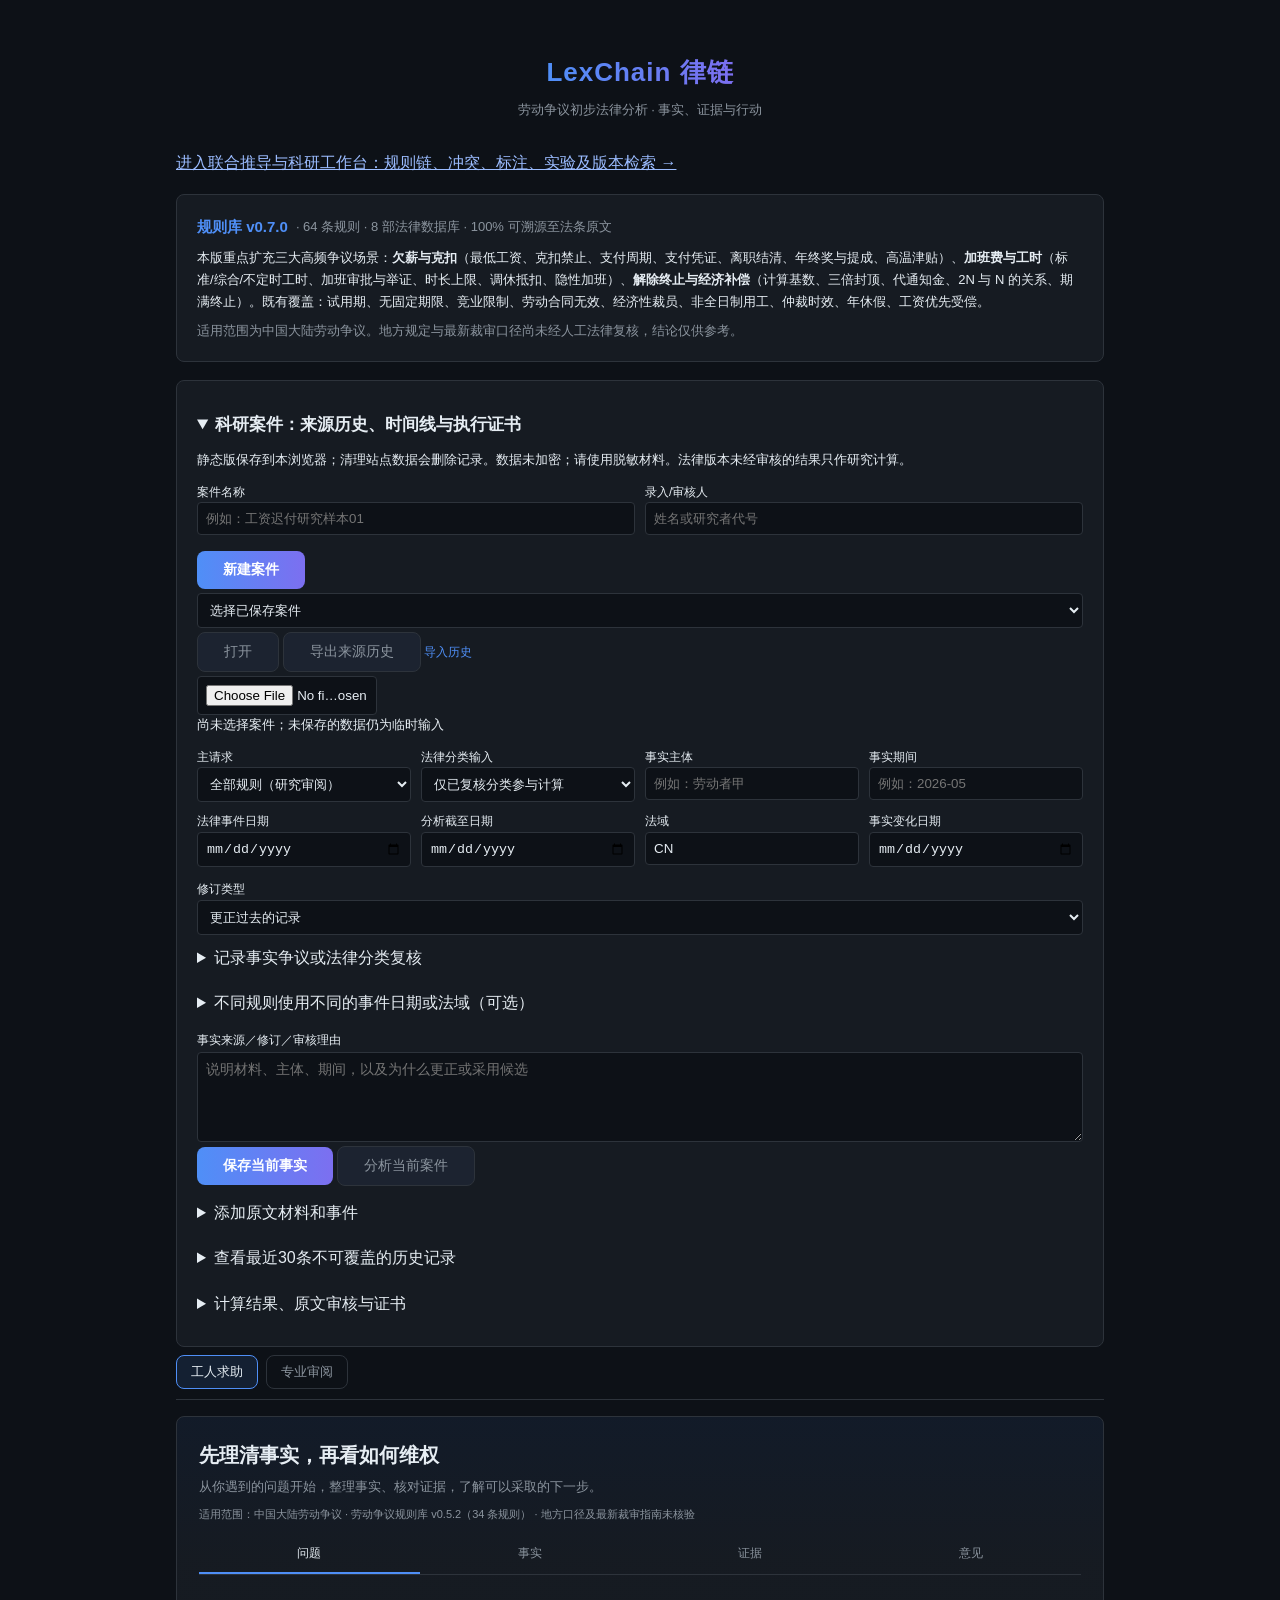
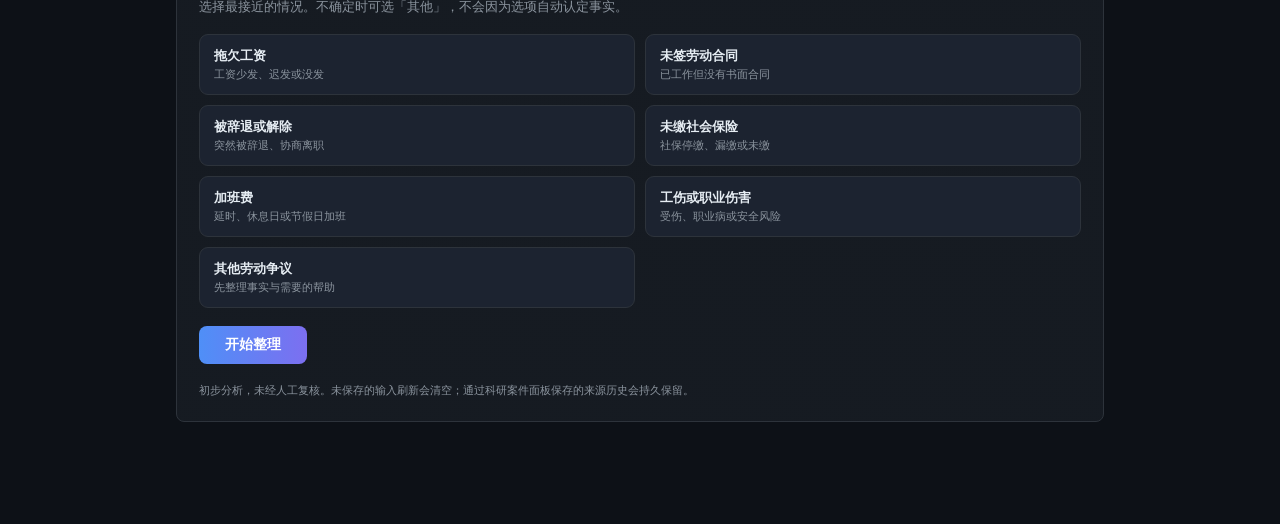
<file: index.html>
<!DOCTYPE html>
<html lang="zh-CN" data-page-node-id="kiQSMiMC38B9QuAWxW1h1D">
<head data-page-node-id="PsSZfXTPzSMomUiIqgMjRa">
<meta charset="UTF-8" data-page-node-id="27FK0Gedcv9MTASuo3gnkz">
<meta name="viewport" content="width=device-width, initial-scale=1.0" data-page-node-id="isLUGIJhcwnBK06Z5FpobO">
<meta name="lexchain-mode" content="static">
<meta name="description" content="面向劳动者的劳动争议初步分析：整理欠薪、事实与证据，了解可选的求助路径。">
<title>LexChain 律链 · 劳动争议初步分析</title>
<style>
  :root {
    --bg: #0d1117; --panel: #161b22; --panel2: #1c2330; --border: #2d333b;
    --text: #e6edf3; --muted: #8b949e; --accent: #4f8ff7; --accent2: #7c6ff0;
    --red: #f85149; --green: #3fb950; --amber: #d29922; --purple: #a371f7;
  }
  * { box-sizing: border-box; margin: 0; padding: 0; }
  body { background: var(--bg); color: var(--text); font-family: -apple-system, "PingFang SC", "Microsoft YaHei", sans-serif; line-height: 1.6; padding-bottom: 60px; }
  .wrap { max-width: 960px; margin: 0 auto; padding: 24px 16px; }
  header { text-align: center; padding: 28px 0 12px; }
  header h1 { font-size: 26px; letter-spacing: 1px; }
  header h1 span { background: linear-gradient(90deg, var(--accent), var(--accent2)); -webkit-background-clip: text; background-clip: text; color: transparent; }
  header .sub { color: var(--muted); font-size: 13px; margin-top: 6px; }
  .badge { display: inline-block; font-size: 12px; padding: 2px 10px; border-radius: 12px; border: 1px solid var(--border); color: var(--muted); margin: 0 3px; }
  .badge.ok { color: var(--green); border-color: rgba(63,185,80,.4); }
  .badge.warn { color: var(--amber); border-color: rgba(210,153,34,.4); }
  .card { background: var(--panel); border: 1px solid var(--border); border-radius: 12px; padding: 20px; margin-top: 18px; }
  .card h2 { font-size: 15px; color: var(--accent); margin-bottom: 12px; display: flex; align-items: center; gap: 8px; }
  textarea { width: 100%; min-height: 90px; background: var(--panel2); border: 1px solid var(--border); border-radius: 8px; color: var(--text); padding: 12px; font-size: 14px; resize: vertical; font-family: inherit; }
  textarea:focus { outline: none; border-color: var(--accent); }
  .presets { margin-top: 10px; display: flex; flex-wrap: wrap; gap: 8px; }
  .chip { font-size: 12px; padding: 5px 12px; border-radius: 14px; background: var(--panel2); border: 1px solid var(--border); color: var(--muted); cursor: pointer; transition: .15s; }
  .chip:hover { border-color: var(--accent); color: var(--text); }
  .btn { display: inline-block; margin-top: 12px; padding: 10px 26px; border: none; border-radius: 8px; background: linear-gradient(90deg, var(--accent), var(--accent2)); color: #fff; font-size: 14px; font-weight: 600; cursor: pointer; }
  .btn:disabled { opacity: .5; cursor: wait; }
  .btn.ghost { background: var(--panel2); border: 1px solid var(--border); color: var(--muted); font-weight: 400; }
  .verdict { border-radius: 12px; padding: 18px 20px; margin-top: 18px; border: 1px solid var(--border); background: var(--panel); display: flex; justify-content: space-between; align-items: center; flex-wrap: wrap; gap: 8px; }
  .verdict.v-bad { border-color: rgba(248,81,73,.5); background: rgba(248,81,73,.08); }
  .verdict.v-warn { border-color: rgba(210,153,34,.5); background: rgba(210,153,34,.08); }
  .verdict.v-ok { border-color: rgba(63,185,80,.5); background: rgba(63,185,80,.08); }
  .verdict .v-main { font-size: 18px; font-weight: 700; }
  .verdict .v-sym { font-family: "SF Mono", Menlo, monospace; color: var(--muted); font-size: 13px; }
  .counts { font-size: 12px; color: var(--muted); display: flex; gap: 12px; flex-wrap: wrap; margin-top: 6px; }
  .rule-card { background: var(--panel2); border: 1px solid var(--border); border-radius: 10px; padding: 16px; margin-top: 12px; }
  .rule-head { display: flex; align-items: center; gap: 10px; flex-wrap: wrap; }
  .rule-head .rid { font-family: Menlo, monospace; font-size: 12px; color: var(--muted); }
  .rule-head .src { font-size: 13px; font-weight: 600; }
  .st { font-size: 11px; padding: 2px 10px; border-radius: 10px; font-weight: 700; letter-spacing: .5px; }
  .st-VIOLATION { background: rgba(248,81,73,.15); color: var(--red); }
  .st-RISK, .st-DEFENSIBLE { background: rgba(210,153,34,.15); color: var(--amber); }
  .st-POSSIBLE { background: rgba(124,111,240,.15); color: var(--purple); }
  .st-PERMITTED, .st-COMPLIANT { background: rgba(63,185,80,.15); color: var(--green); }
  .st-DEFEATED { background: rgba(139,148,158,.15); color: var(--muted); }
  .law-text { font-size: 12px; color: var(--muted); margin: 8px 0; padding: 8px 12px; border-left: 3px solid var(--border); }
  .sym { font-family: "SF Mono", Menlo, Consolas, monospace; font-size: 12.5px; background: #0a0e14; border: 1px dashed var(--border); border-radius: 8px; padding: 10px 12px; color: var(--accent2); white-space: pre-wrap; word-break: break-all; }
  .nl-chain { margin-top: 10px; }
  .nl-chain li { list-style: none; font-size: 13.5px; padding: 5px 0 5px 22px; position: relative; }
  .nl-chain li::before { content: '→'; position: absolute; left: 2px; color: var(--accent); font-family: Menlo, monospace; }
  .meta-note { margin-top: 8px; font-size: 12.5px; color: var(--muted); }
  .meta-note b { color: var(--amber); }
  .ask-list li { margin: 6px 0 6px 18px; font-size: 13.5px; color: var(--amber); }
  .fact-group { margin-bottom: 14px; }
  .fact-group h3 { font-size: 12px; color: var(--accent2); margin-bottom: 6px; letter-spacing: 1px; }
  .fact-row { display: flex; align-items: center; justify-content: space-between; gap: 10px; padding: 5px 0; border-bottom: 1px solid rgba(45,51,59,.5); }
  .fact-row label { font-size: 13px; color: var(--text); flex: 1; }
  .tri { display: flex; gap: 4px; }
  .tri button { font-size: 11px; padding: 3px 10px; border-radius: 6px; border: 1px solid var(--border); background: transparent; color: var(--muted); cursor: pointer; }
  .tri button.on-yes { background: rgba(63,185,80,.2); color: var(--green); border-color: var(--green); }
  .tri button.on-no { background: rgba(248,81,73,.2); color: var(--red); border-color: var(--red); }
  .tri button.on-unk { background: rgba(139,148,158,.2); color: var(--muted); }
  .fact-row input[type=number] { width: 90px; background: var(--bg); border: 1px solid var(--border); border-radius: 6px; color: var(--text); padding: 4px 8px; font-size: 12px; }
  footer { text-align: center; color: var(--muted); font-size: 12px; margin-top: 30px; padding: 0 20px; }
  .hidden, [hidden] { display: none !important; }
  .err { background: rgba(248,81,73,.1); border: 1px solid rgba(248,81,73,.4); color: var(--red); border-radius: 8px; padding: 12px; font-size: 13px; margin-top: 12px; }
  .toggle-all { font-size: 12px; color: var(--muted); background: none; border: none; cursor: pointer; text-decoration: underline; }
  /* ===== 理论基石：符号推演 ===== */
  details.logi { border: 1px solid var(--border); border-radius: 10px; margin-top: 12px; background: var(--panel2); overflow: hidden; }
  details.logi summary { cursor: pointer; padding: 11px 14px; color: var(--accent); font-size: 14px; font-weight: 600; user-select: none; }
  details.logi summary:hover { background: rgba(79,143,247,.06); }
  details.logi .body { padding: 2px 14px 16px; }
  table.tt { border-collapse: collapse; font-family: "SF Mono", Menlo, monospace; font-size: 12px; margin: 10px 0 4px; }
  .tt th, .tt td { border: 1px solid var(--border); padding: 3px 12px; text-align: center; }
  .tt th { background: #0a0e14; color: var(--muted); font-weight: 500; }
  .tt .resT { color: var(--green); font-weight: 700; }
  .tt .resF { color: var(--red); font-weight: 700; }
  .tt-wrap { display: flex; flex-wrap: wrap; gap: 18px; align-items: flex-start; }
  .tt-item { flex: 1 1 300px; max-width: 100%; }
  .tt-item .t-head { font-family: Menlo, monospace; font-size: 12.5px; color: var(--text); }
  .tt-item .t-head b { color: var(--accent2); }
  .tt-item .t-verdict { font-size: 11px; padding: 1px 8px; border-radius: 10px; margin-left: 8px; }
  .tv-taut { background: rgba(63,185,80,.15); color: var(--green); }
  .tv-cont { background: rgba(248,81,73,.15); color: var(--red); }
  .tv-warn { background: rgba(210,153,34,.15); color: var(--amber); }
  .t-der { font-size: 12px; color: var(--muted); margin-top: 4px; line-height: 1.55; }
  .t-der b { color: var(--amber); }
  .proof { font-family: "SF Mono", Menlo, monospace; font-size: 12.5px; color: var(--accent2); background: #0a0e14; border: 1px dashed var(--border); border-radius: 8px; padding: 10px 14px; white-space: pre-wrap; line-height: 1.7; margin-top: 8px; }
  .ax { font-family: "SF Mono", Menlo, monospace; font-size: 12px; color: var(--accent2); background: #0a0e14; border: 1px dashed var(--border); border-radius: 8px; padding: 8px 12px; white-space: pre-wrap; line-height: 1.6; margin: 8px 0; }
  .deo-card { background: var(--panel); border: 1px solid var(--border); border-radius: 10px; padding: 14px 16px; margin-top: 10px; }
  .deo-head { display: flex; align-items: center; gap: 8px; flex-wrap: wrap; }
  .deo-head .dn { font-size: 13.5px; font-weight: 700; }
  .deo-head .dops { font-family: Menlo, monospace; font-size: 11.5px; color: var(--muted); }
  .tag { font-size: 10.5px; padding: 1px 8px; border-radius: 10px; border: 1px solid var(--border); color: var(--muted); }
  .tag.ok { color: var(--green); border-color: rgba(63,185,80,.4); }
  .tag.part { color: var(--amber); border-color: rgba(210,153,34,.4); }
  .der-list { margin: 6px 0 0; }
  .der-list li { list-style: none; font-size: 12.5px; padding: 3px 0 3px 20px; position: relative; color: var(--text); }
  .der-list li::before { content: '⊢'; position: absolute; left: 2px; color: var(--accent); font-family: Menlo, monospace; }
  table.hoh { border-collapse: collapse; font-size: 12.5px; margin-top: 8px; width: 100%; }
  .hoh th, .hoh td { border: 1px solid var(--border); padding: 5px 10px; text-align: center; }
  .hoh th { background: #0a0e14; color: var(--accent); font-weight: 600; }
  .hoh td { color: var(--text); }
  .hoh .pair { color: var(--accent2); font-family: Menlo, monospace; }
  .mode-tabs { display:flex; gap:8px; margin: 8px 0 16px; border-bottom:1px solid var(--border); padding-bottom:10px; }
  .mode-tab { border:1px solid var(--border); background:transparent; color:var(--muted); border-radius:8px; padding:7px 14px; font-size:13px; cursor:pointer; }
  .mode-tab.active { color:var(--text); border-color:var(--accent); background:rgba(79,143,247,.12); }
  .worker-shell { background:linear-gradient(180deg,rgba(79,143,247,.08),rgba(22,27,34,.98) 24%); border:1px solid var(--border); border-radius:14px; padding:22px; margin-bottom:18px; }
  .worker-shell h2 { font-size:20px; margin-bottom:6px; }
  .worker-lead { color:var(--muted); font-size:13px; max-width:680px; }
  .worker-meta { color:var(--muted); font-size:11px; margin-top:8px; }
  .worker-progress { display:flex; gap:6px; margin:18px 0; }
  .worker-progress span { height:4px; flex:1; border-radius:3px; background:var(--border); }
  .worker-progress span.on { background:var(--accent); }
  .issue-grid { display:grid; grid-template-columns:repeat(2,minmax(0,1fr)); gap:10px; margin-top:16px; }
  .issue-choice { text-align:left; min-height:58px; border:1px solid var(--border); border-radius:9px; background:var(--panel2); color:var(--text); padding:12px 14px; cursor:pointer; font-size:13px; }
  .issue-choice:hover,.issue-choice.selected { border-color:var(--accent); background:rgba(79,143,247,.1); }
  .worker-form { margin-top:14px; }
  .worker-form label { display:block; color:var(--muted); font-size:12px; margin:12px 0 5px; }
  .worker-form input,.worker-form select,.worker-form textarea { width:100%; background:var(--panel2); color:var(--text); border:1px solid var(--border); border-radius:7px; padding:9px 10px; font:inherit; font-size:13px; }
  .worker-form textarea { min-height:90px; resize:vertical; }
  .worker-row-head,.worker-wage-row { display:grid; grid-template-columns:1.1fr 1fr 1fr auto; gap:7px; align-items:center; }
  .worker-row-head { color:var(--muted); font-size:11px; margin-top:12px; }
  .worker-wage-row { margin-top:7px; }
  .worker-wage-row input { min-width:0; }
  .icon-btn { width:34px; height:34px; padding:0; margin:0; border:1px solid var(--border); border-radius:7px; background:transparent; color:var(--muted); cursor:pointer; }
  .worker-link { border:0; background:transparent; color:var(--accent); cursor:pointer; padding:8px 0; font-size:12px; }
  .worker-evidence { display:grid; gap:8px; margin-top:12px; }
  .evidence-row { display:grid; grid-template-columns:1fr 150px; gap:10px; align-items:center; padding:9px 0; border-bottom:1px solid rgba(45,51,59,.5); }
  .evidence-row b { display:block; font-size:13px; font-weight:500; }
  .evidence-row small { color:var(--muted); font-size:11px; }
  .evidence-row select { margin:0; }
  .redact-note { margin-top:12px; color:var(--amber); font-size:12px; padding:9px 10px; border-left:3px solid var(--amber); background:rgba(210,153,34,.08); }
  .worker-actions { display:flex; justify-content:space-between; gap:10px; margin-top:18px; }
  .worker-actions .btn { margin-top:0; }
  .worker-opinion { margin-top:10px; }
  .opinion-banner { border:1px solid rgba(63,185,80,.45); background:rgba(63,185,80,.08); border-radius:10px; padding:15px; }
  .opinion-banner.warn { border-color:rgba(210,153,34,.5); background:rgba(210,153,34,.08); }
  .opinion-banner.caution { border-color:rgba(210,153,34,.5); background:rgba(210,153,34,.06); }
  .opinion-banner h3 { font-size:18px; margin-bottom:5px; }
  .opinion-label { color:var(--muted); font-size:12px; }
  .opinion-section { border-top:1px solid var(--border); padding-top:14px; margin-top:16px; }
  .opinion-section h3 { font-size:14px; color:var(--accent); margin-bottom:8px; }
  .opinion-section p,.opinion-section li { font-size:13px; color:var(--text); }
  .opinion-section ul { margin-left:18px; }
  .claim-card { display:flex; justify-content:space-between; gap:12px; border:1px solid var(--border); background:var(--panel2); border-radius:8px; padding:11px 12px; margin-top:8px; }
  .claim-card strong { color:var(--green); white-space:nowrap; }
  .formula { color:var(--accent2); font:12px Menlo,monospace; margin-top:4px; }
  .action-list { display:grid; gap:8px; }
  .action-item { display:grid; grid-template-columns:74px 1fr; gap:8px; padding:8px 0; border-bottom:1px solid rgba(45,51,59,.5); }
  .action-item em { color:var(--amber); font-size:11px; font-style:normal; }
  .action-item b { font-size:13px; }
  .action-item p { color:var(--muted); margin-top:2px; }
  .worker-disclaimer { color:var(--muted); font-size:11px; margin-top:15px; }
  body.worker-mode .expert-badges { display:none; }
  #expertSurface[hidden] .der-list li::before, #expertSurface[hidden] .nl-chain li::before { content:none; }
  .worker-evidence select { width:100%; border:1px solid var(--border); background:var(--panel2); color:var(--text); border-radius:6px; padding:10px; font-family:inherit; font-size:13px; }
  .worker-privacy { color:var(--muted); font-size:11px; margin:18px 0 0; }
  .worker-wage-row label { margin:0; }
  .worker-wage-row label span { display:none; }
  .worker-wage-row .wage-month { grid-column:auto; }
  .opinion-details { border-top:1px solid var(--border); padding-top:12px; margin-top:16px; }
  .opinion-details summary { cursor:pointer; color:var(--accent); font-size:14px; }
  .opinion-details .opinion-section { border:0; margin-top:8px; padding-top:4px; }
  .action-item span { color:var(--amber); font-size:11px; }
  .worker-progress { display:grid; grid-template-columns:repeat(4,minmax(0,1fr)); gap:0; margin:20px 0 22px; border-bottom:1px solid var(--border); }
  .worker-progress span { height:auto; border-radius:0; background:none; color:var(--muted); text-align:center; padding:0 4px 9px; font-size:12px; border-bottom:2px solid transparent; }
  .worker-progress span.current { color:var(--text); border-color:var(--accent); }
  .worker-progress span.complete { color:var(--green); border-color:rgba(63,185,80,.6); }
  .issue-choice { display:flex; flex-direction:column; justify-content:center; gap:2px; }
  .issue-choice small { color:var(--muted); font-size:11px; }
  .field-hint { display:block; color:var(--muted); font-size:11px; margin-top:3px; }
  .worker-form .form-subhead { font-size:13px; margin-top:18px; }
  .worker-wage-head,.worker-wage-row { display:grid; grid-template-columns:minmax(110px,1.1fr) minmax(100px,1fr) minmax(100px,1fr) 36px; gap:8px; align-items:center; }
  .worker-wage-head { color:var(--muted); font-size:11px; margin-top:12px; }
  .worker-wage-row { margin-top:7px; }
  .worker-wage-row input { min-width:0; }
  .evidence-row { grid-template-columns:minmax(0,1fr) minmax(130px,150px); }
  .evidence-row small { display:block; }
  .opinion-banner { border-radius:6px; }
  .claim-line { display:grid; grid-template-columns:minmax(0,1fr) auto; align-items:start; gap:12px; padding:11px 0; border-bottom:1px solid var(--border); }
  .claim-line small { display:block; color:var(--muted); font-size:11px; margin-top:4px; }
  .claim-line .formula { color:var(--accent2); font-family:Menlo,monospace; }
  .claim-line strong { color:#78d49a; white-space:nowrap; }
  .rule-caveat { display:block; margin-top:4px; color:var(--muted); font-size:11px; }
  .opinion-section h4 { margin-top:12px; font-size:12px; color:var(--amber); }
  .opinion-section li { margin:7px 0; }
  .opinion-section li small { display:block; color:var(--muted); font-size:11px; }
  .coverage-note { color:var(--amber); font-size:11px; margin-top:10px; }
  .result-actions { display:flex; flex-wrap:wrap; gap:10px; border-top:1px solid var(--border); margin-top:16px; padding-top:13px; }
  .expert-notice { color:var(--amber); font-size:12px; margin:8px 0 14px; }
  :focus-visible { outline:2px solid var(--accent); outline-offset:2px; }
  .worker-shell,.card,.rule-card,.deo-card,.verdict { border-radius:8px; }
  .mode-tab { font-size:13px; }
  @media (max-width:560px) {
    .worker-shell { padding:16px; }
    .issue-grid { grid-template-columns:repeat(2,minmax(0,1fr)); }
    .issue-choice:first-child { grid-column:1/-1; }
    .issue-choice { padding:12px 10px; min-height:76px; font-size:13px; }
    .worker-row-head { display:none; }
    .worker-wage-head { display:none; }
    .worker-wage-row { grid-template-columns:minmax(0,1fr) minmax(0,1fr) 34px; }
    .worker-wage-row .wage-month { grid-column:1 / -1; }
    .worker-wage-row label span { display:block; font-size:11px; color:var(--muted); margin:2px 0 3px; }
    .worker-wage-row { border-top:1px solid var(--border); margin-top:12px; padding-top:8px; }
    .evidence-row { grid-template-columns:1fr; gap:5px; }
    .evidence-row select { max-width:100%; }
    .claim-card { display:block; }
    .claim-card strong { display:block; margin-top:5px; }
    .claim-line { grid-template-columns:1fr; }
    .claim-line strong { white-space:normal; }
    .worker-progress span { font-size:11px; }
    header h1 { font-size:24px; }
    .mode-tab { flex:1; }
  }
</style>
</head>
<body class="worker-mode" data-page-node-id="8iEx9HB4UejlXtGTknqISz">
<div class="wrap" data-page-node-id="PXcmVNnKZJIlE6Lpy5dcK5">
  <header data-page-node-id="AC82jdaXDvnkETZtqz8NHw">
    <h1 data-page-node-id="3eas1RuthiZibGDweAJNau"><span data-page-node-id="trlMmMA6we5F9K7dM6GMHF">LexChain 律链</span></h1>
    <div class="sub" data-page-node-id="rGAv9Cwy0HodwI0c28MZ6c">劳动争议初步法律分析 · 事实、证据与行动</div>
    <div class="expert-badges" style="margin-top:8px" data-page-node-id="2qCRTweAUWBQGh2IgwYf9Q">
      <span class="badge" data-page-node-id="Y1KVa1GT4QhDN67C2BL3Ln">规范标签 O/F/P</span>
      <span class="badge" data-page-node-id="mIiJxzrPqOlq3Sv80LHay0">三值判定 T/F/U</span>
      <span class="badge" data-page-node-id="aGzgwrXjpfKVTA89egM71H">局部例外检查</span>
      <span class="badge" id="keyBadge" data-page-node-id="EaB1oFuyF2YlSqdUZA5FYp">检查中…</span>
    </div>
  </header>

  <p style="max-width:1100px;margin:18px auto"><a href="./workbench.html" style="color:#9bbcff">进入联合推导与科研工作台：规则链、冲突、标注、实验及版本检索 →</a></p>

  <div class="card" style="max-width:1100px;margin:0 auto 18px" aria-label="规则库版本与覆盖场景">
    <h2 style="margin-bottom:6px">规则库 v0.7.0 <span style="font-weight:400;font-size:13px;color:var(--muted)">· 64 条规则 · 8 部法律数据库 · 100% 可溯源至法条原文</span></h2>
    <div class="expert-badges" style="margin:10px 0 4px">
      <span class="badge">548 个自动化测试</span>
      <span class="badge">规则数扩充 88%（34 → 64）</span>
      <span class="badge">金额自动计算（经济补偿 N / 2N / N+1）</span>
      <span class="badge">每条规则含置信度与边界声明</span>
    </div>
    <p style="font-size:13px;line-height:1.7;margin:8px 0 0">
      本版重点扩充三大高频争议场景：<strong>欠薪与克扣</strong>（最低工资、克扣禁止、支付周期、支付凭证、离职结清、年终奖与提成、高温津贴）、<strong>加班费与工时</strong>（标准/综合/不定时工时、加班审批与举证、时长上限、调休抵扣、隐性加班）、<strong>解除终止与经济补偿</strong>（计算基数、三倍封顶、代通知金、2N 与 N 的关系、期满终止）。既有覆盖：试用期、无固定期限、竞业限制、劳动合同无效、经济性裁员、非全日制用工、仲裁时效、年休假、工资优先受偿。</p>
    <p class="meta-note" style="margin:8px 0 0">适用范围为中国大陆劳动争议。地方规定与最新裁审口径尚未经人工法律复核，结论仅供参考。</p>
  </div>

<div class="mode-tabs" role="tablist" aria-label="工作模式">
    <button id="workerModeBtn" class="mode-tab active" role="tab" aria-selected="true" aria-controls="workerSurface">工人求助</button>
    <button id="expertModeBtn" class="mode-tab" role="tab" aria-selected="false" aria-controls="expertSurface">专业审阅</button>
  </div>

  <section id="workerSurface" class="worker-shell" aria-label="工人求助">
    <h2>先理清事实，再看如何维权</h2>
    <p class="worker-lead">从你遇到的问题开始，整理事实、核对证据，了解可以采取的下一步。</p>
    <div id="workerMeta" class="worker-meta">中华人民共和国大陆地区 · 规则库加载中</div>
    <div id="workerProgress" class="worker-progress" aria-label="案件进度"></div>
    <div id="workerContent" aria-live="polite"><p>正在加载规则库…</p></div>
    <div id="workerError" class="err" role="alert" hidden></div>
    <button id="retrySchema" class="worker-link" type="button" onclick="init()" hidden>重新加载规则库</button>
    <div class="worker-actions">
      <button id="workerBackBtn" class="btn ghost" type="button">上一步</button>
      <button id="workerNextBtn" class="btn" type="button" disabled>加载中…</button>
    </div>
    <p class="worker-privacy">初步分析，未经人工复核。未保存的输入刷新会清空；通过科研案件面板保存的来源历史会持久保留。</p>
  </section>

  <div id="expertSurface" hidden>
  <p class="expert-notice">专业审阅与工人求助使用同一份事实。下面是规则对输入的条件推演，事实及材料均未由系统查证；不等同于司法认定。</p>

  <div class="card" data-page-node-id="wtyxxEg2XyhzfxhFRwy7So">
    <h2 data-page-node-id="8v1SY3z0OoLtrpBDrHqLrT">① 输入事件</h2>
    <textarea id="eventText" placeholder="用自然语言描述事件，例如：我在公司工作了8个月，一直没有签书面劳动合同，上个月被辞退了……"></textarea>
    <div class="presets" id="presets" data-page-node-id="KBGAxTkIznjNuzR7W672NG"></div>
    <button class="btn" id="analyzeBtn" onclick="analyzeText()" data-page-node-id="Bf56IJOTYQFfnmvdksYVYw">分析 →</button>
    <p id="engineHint" class="meta-note">点击上方「分析」会将文本发送至本机配置的事实抽取服务；请先脱敏。只用下方事实面板分析不发送文本。</p>
    <div id="errBox" class="err hidden" data-page-node-id="k0vt3nFgk8JmOqXooDuOA5"></div>
  </div>

  <div class="card" data-page-node-id="GANivAtUZYr7OZUKsf3T4R">
    <h2 data-page-node-id="1MYgts6lK30P6LggpzwSpf">② 事实面板 <span style="font-weight:400;font-size:12px;color:var(--muted)" data-page-node-id="TCiVMS4UPj8MEKva81fKfE">（可手动修正抽取结果后重新分析）</span></h2>
    <div id="factPanel" data-page-node-id="Y68ztbX0nfJHcR3DQtiJM3"></div>
    <button class="btn ghost" onclick="analyzeFacts()" data-page-node-id="4I5qacGDfSJrHTLnIl2Mmm">用当前事实集分析</button>
  </div>

  <div id="report" data-page-node-id="Lge5YZrceQLVSk72SocNAa"></div>

  <div class="card">
    <h2>③ 逻辑教学与实现范围</h2>
    <p><a href="./modal.html">打开 KD 道义模态研究台：证明、反模型与证书核查 →</a></p>
    <p><a href="./conditional.html">条件义务与违约后义务：显式例外、优先序与冲突方案 →</a></p>
    <p class="meta-note">业务引擎执行三值条件、条件义务片段、显式违约依赖、版本审核与独立证书检查；授权单列。下方二值真值表属于教学演示；理论条目并不代表已实现相应证明系统。</p>
    <details class="logi"><summary>一、10 个命题重言式 · 二值真值表枚举</summary><div class="body" id="tautBody"></div></details>
    <details class="logi"><summary>二、5 个命题矛盾式 · 二值真值表枚举</summary><div class="body" id="contBody"></div></details>
    <details class="logi"><summary>三、量词与元语言参考 · 无量词求值器</summary><div class="body">
      <div class="proof">∀x(F(x)→F(x))：经典有效式，不由此推出任何具体法律义务。
¬∀xF(x) ↔ ∃x¬F(x)：经典量词对偶。
∀x(F(x)∧¬F(x))：非空域下恒假；若允许空域则空真。
∃x(F(x)∧¬F(x))、∀xF(x)∧∃x¬F(x)：经典不可满足。
Taut(φ) ↔ Cont(¬φ)；Cont(φ) ↔ Taut(¬φ)：关于所有二值赋值的元语言关系。</div>
      <p>这些关系不能把例外阻断等同为结论的否定，也不把禁止等同矛盾式。K3 在 p=U 时仍满足 ¬¬p=p。</p>
      <p><a href="https://plato.stanford.edu/entries/logic-classical/" target="_blank" rel="noopener">经典逻辑来源</a> · <a href="https://plato.stanford.edu/entries/logic-manyvalued/" target="_blank" rel="noopener">多值逻辑来源</a></p>
    </div></details>
    <details class="logi"><summary>四、30 项理论参考、校勘与实现边界</summary><div class="body" id="deoBody"></div></details>
  </div>

  <footer id="disclaimer" data-page-node-id="IwV3l2qTZqxQq0e7rcet5B">本工具输出为法律风险分析参考，不构成正式法律意见。条文须核对事件发生时适用的官方版本与法域，重大事项请咨询执业律师。</footer>
  </div>
</div>

<script src="./opinion.js"></script>
<script src="./theory.js"></script>
<script src="./engine-browser.js"></script>
<script src="./modal-syntax.js"></script>
<script src="./conditional-syntax.js"></script>
<script src="./conditional-solver.js"></script>
<script src="./conditional-checker.js"></script>
<script src="./integration-evidence.js"></script>
<script src="./integration-timeline.js"></script>
<script src="./integration-hash.js"></script>
<script src="./integration-governance.js"></script>
<script src="./integration-history.js"></script>
<script src="./integration-case-engine.js"></script>
<script src="./integration-checker.js"></script>
<script src="./runtime.js"></script>
<script src="./worker.js"></script>
<script src="./integration-ui.js"></script>
<script>
let SCHEMA = null;
let FACT_STATE = {};
let FACT_CONFIRMED = {};

const ST_LABEL = {REVIEW_REQUIRED:'法律适用待审核', VIOLATION:'规则违反', RISK:'履行待查', DEFENSIBLE:'例外待查', POSSIBLE:'触发待查', PERMITTED:'许可条件满足', COMPLIANT:'本规则履行满足', DEFEATED:'本规则阻断', NOT_TRIGGERED:'未触发'};
const V_CLASS = {'按当前事实，存在规则违反':'v-bad','存在法律风险':'v-warn','证据不足，待补事实':'v-warn','未发现违反本规则库情形':'v-ok'};

async function init() {
  document.getElementById('retrySchema').hidden = true;
  try {
    SCHEMA = await LexChainRuntime.schema();
    const kb = document.getElementById('keyBadge');
    kb.textContent = LexChainRuntime.isStatic ? '浏览器内规则计算' : '本机规则计算';
    if (LexChainRuntime.isStatic) {
      document.getElementById('engineHint').textContent = '公开版关闭自由文本自动识别。请在下方逐项确认事实后分析；文本只留在页面内。';
      document.getElementById('analyzeBtn').disabled = true;
      document.getElementById('analyzeBtn').textContent = '公开版请使用事实面板';
    }
    SCHEMA.facts.forEach(f => FACT_STATE[f.key] = null);
    const pz = document.getElementById('presets');
    pz.innerHTML = '';
    (SCHEMA.presets || []).forEach(p => {
      const b = document.createElement('button'); b.className = 'chip'; b.type = 'button'; b.textContent = '示例：' + p.name;
      b.onclick = () => { document.getElementById('eventText').value = p.text; setFacts(p.facts); };
      pz.appendChild(b);
    });
    renderFactPanel();
    LexChainWorker.init();
  } catch (error) {
    const box = document.getElementById('workerError');
    box.hidden = false;
    box.textContent = '规则库加载失败：' + error.message;
    document.getElementById('retrySchema').hidden = false;
    document.getElementById('workerNextBtn').disabled = true;
  }
}

function renderFactPanel() {
  const panel = document.getElementById('factPanel');
  const groups = {};
  SCHEMA.facts.forEach(f => (groups[f.group] = groups[f.group] || []).push(f));
  let html = '';
  for (const [g, fs] of Object.entries(groups)) {
    html += `<div class="fact-group"><h3>${g}</h3>`;
    fs.forEach(f => {
      if (f.type === 'number') {
        html += `<div class="fact-row"><label>${f.nature==='LEGAL_CLASSIFICATION'?'[法律分类，须复核] ':''}${f.label}</label>
          <input type="number" data-fact-key="${f.key}" min="${f.minimum === undefined ? '' : f.minimum}" step="${f.integer ? '1' : 'any'}" placeholder="未知" oninput="setNumberFact('${f.key}', this.value)"></div>`;
      } else {
        html += `<div class="fact-row"><label>${f.nature==='LEGAL_CLASSIFICATION'?'[法律分类，须复核] ':''}${f.label}</label>
          <div class="tri">
            <button id="b-${f.key}-t" onclick="setFact('${f.key}', true)">是</button>
            <button id="b-${f.key}-f" onclick="setFact('${f.key}', false)">否</button>
            <button id="b-${f.key}-u" onclick="setFact('${f.key}', null)" class="on-unk">未知</button>
          </div></div>`;
      }
    });
    html += '</div>';
  }
  panel.innerHTML = html;
}

function setFact(key, val, confirm = true) {
  FACT_STATE[key] = val;
  if (confirm) FACT_CONFIRMED[key] = val;
  ['t','f','u'].forEach(s => { const el = document.getElementById(`b-${key}-${s}`); if (el) el.className = ''; });
  if (val === true) document.getElementById(`b-${key}-t`).className = 'on-yes';
  else if (val === false) document.getElementById(`b-${key}-f`).className = 'on-no';
  else document.getElementById(`b-${key}-u`).className = 'on-unk';
}

function numberInput(key) {
  return document.querySelector(`input[data-fact-key="${key}"]`);
}
function setNumberFact(key, value) {
  FACT_STATE[key] = value === '' ? null : Number(value);
  FACT_CONFIRMED[key] = FACT_STATE[key];
}

function setFacts(facts, confirmed = facts) {
  FACT_CONFIRMED = { ...(confirmed || {}) };
  // 先整体重置：bool 走三态按钮，number 清空输入框（number 无按钮，不能调 setFact）
  SCHEMA.facts.forEach(f => {
    if (f.type === 'number') {
      const inp = numberInput(f.key);
      if (inp) inp.value = '';
      FACT_STATE[f.key] = null;
    } else setFact(f.key, null, false);
  });
  for (const [k, v] of Object.entries(facts || {})) {
    const def = SCHEMA.facts.find(f => f.key === k);
    if (!def) continue;
    if (def.type === 'number') {
      const inp = numberInput(k);
      if (inp && v !== null && v !== undefined && v !== '') { inp.value = v; FACT_STATE[k] = Number(v); }
    } else setFact(k, v, false);
  }
}

async function postJSON(url, body) {
  return LexChainRuntime.analyze(body);
}

async function analyzeText(presetFacts) {
  const btn = document.getElementById('analyzeBtn');
  const text = document.getElementById('eventText').value.trim();
  if (!text && !presetFacts) return;
  btn.disabled = true;
  try {
    const data = await postJSON('/api/analyze', { text, facts: presetFacts || FACT_CONFIRMED });
    if (data.facts_used) setFacts(data.confirmed_facts || data.facts_used, data.confirmed_facts || {});
    renderExpertReport(data);
    LexChainWorker.receiveExpertAnalysis(data);
    hideError();
  } catch (e) { showError('请求失败：' + e.message); }
  btn.disabled = false;
}

async function analyzeFacts() {
  try {
    const data = await postJSON('/api/analyze', { facts: FACT_CONFIRMED });
    renderExpertReport(data); hideError();
    LexChainWorker.receiveExpertAnalysis(data);
  } catch (e) { showError('请求失败：' + e.message); }
}

function cleanFacts(facts) {
  const clean = {};
  for (const [k, v] of Object.entries(facts)) if (v !== null && v !== undefined && v !== '') clean[k] = v;
  return clean;
}

function showError(msg) {
  const box = document.getElementById('errBox');
  box.textContent = msg; box.classList.remove('hidden');
}
function hideError() { document.getElementById('errBox').classList.add('hidden'); }

function renderExpertReport(data) {
  const r = data.report;
  const focused = r.focus ? r.rules.filter(x=>r.focus.ruleIds.includes(x.id)) : r.rules;
  const remaining = r.rules.filter(x=>!focused.includes(x));
  const questions = r.focus?.questions || r.missing_facts;
  let html = '';
  const safeText = value => String(value).replace(/&/g, '&amp;').replace(/</g, '&lt;').replace(/>/g, '&gt;');
  const factValueText = value => value === null ? '未知' : value === true ? '是' : value === false ? '否' : String(value);
  if (data.fact_conflicts && data.fact_conflicts.length) {
    html += `<div class="card"><h2>事实来源有分歧，请核对</h2><p>本次保留你明确填写的值；这不表示该值已被独立证实。可修改事实面板后重新分析。</p><ul>${data.fact_conflicts.map(c => `<li>${safeText((SCHEMA.facts.find(f => f.key === c.fact) || {}).label || c.fact)}：已填 ${safeText(factValueText(c.confirmed))}，模型建议 ${safeText(factValueText(c.candidate))}</li>`).join('')}</ul></div>`;
  }

  // 抽取摘要
  if (data.extraction && data.extraction.summary) {
    const src = data.extraction.extractor || 'LLM';
    const safe = value => String(value || '').replace(/&/g, '&amp;').replace(/</g, '&lt;').replace(/>/g, '&gt;');
    html += `<div class="card"><h2>案情概括（${safe(src)} · 待核对）</h2><p style="font-size:14px">${safe(data.extraction.summary)}</p></div>`;
  }

  // 总判定
  html += `<div class="verdict ${V_CLASS[r.verdict] || ''}">
    <div><div class="v-main">总体判定：${r.verdict}</div>
    <div class="counts">
      <span>法律待审核 <b style="color:var(--amber)">${(r.status_counts.REVIEW_REQUIRED||[]).length}</b></span>
      <span>违反 <b style="color:var(--red)">${(r.status_counts.VIOLATION||[]).length}</b></span>
      <span>风险/待查证 <b style="color:var(--amber)">${((r.status_counts.RISK||[]).length + (r.status_counts.DEFENSIBLE||[]).length)}</b></span>
      <span>证据不足 <b style="color:var(--purple)">${(r.status_counts.POSSIBLE||[]).length}</b></span>
      <span>许可成立 <b style="color:var(--green)">${(r.status_counts.PERMITTED||[]).length}</b></span>
      <span>本规则履行满足 ${(r.status_counts.COMPLIANT||[]).length}</span>
      <span>本规则阻断 ${(r.status_counts.DEFEATED||[]).length}</span>
    </div></div>
    <div class="v-sym">${r.verdict_symbol}<br>${r.engine}</div></div>`;

  if(r.focus){html+=`<div class="card"><h2>本次主请求与计算边界</h2><p>显示相关规则 ${focused.length} 条；其他 ${remaining.length} 条仍保存在全量研究结果中。</p><p>${safeText(r.focus.scope)}</p>${r.focus.warnings.map(w=>`<p>${safeText(w)}</p>`).join('')}<p>条件未知：尚不能确定规则适用。履行未知：不等于已经违反。法律待审核：不得作为已成立请求权。</p></div>`;}
  if(r.inputQualification?.length){html+=`<div class="card"><h2>输入分类与复核状态</h2><ul>${r.inputQualification.map(q=>`<li>${safeText(q.fact)}：录入 ${safeText(factValueText(q.submitted))}；参与计算 ${safeText(factValueText(q.effective))}；${safeText(q.status)}。${safeText(q.reason)}</li>`).join('')}</ul></div>`;}
  if(r.fact_conflicts?.length){html+=`<div class="card"><h2>输入存在冲突</h2><pre style="white-space:pre-wrap">${safeText(JSON.stringify(r.fact_conflicts,null,2))}</pre></div>`;}
  if(r.focus?.ruleIds.includes('R44')){html+=`<div class="card"><h2>加班适用与金额分开</h2><p>${safeText(r.overtime?.note||'')}</p><p>分类小时尚缺 ${r.overtime?.missingQuantities.length||0} 项；本版未自动计算加班金额。</p></div>`;}
  // Only ask questions relevant to the selected request; retain every rule below.
  if (questions.length) {
    html += `<div class="card"><h2>本请求待核对项（补充后重新评估）</h2><ul class="ask-list">`;
    questions.forEach(m => html += `<li>「${safeText(m.label)}」——${SCHEMA.facts.find(f=>f.key===m.fact)?.nature==='LEGAL_CLASSIFICATION'?'请提供分类依据并记录复核':'请补充或保留未知'}。</li>`);
    html += `</ul></div>`;
  }

  // 规则明细（先显示触发的，不适用折叠）
  const active = focused.filter(x => x.status !== 'NOT_TRIGGERED');
  const inactive = focused.filter(x => x.status === 'NOT_TRIGGERED');
  html += `<div class="card"><h2>推理明细（规则库：${r.rulebase}）</h2>`;
  active.forEach(x => {
    html += `<div class="rule-card">
      <div class="rule-head"><span class="st st-${x.status}">${ST_LABEL[x.status] || x.status}</span>
        <span class="rid">${x.id}</span><span class="src">${x.source}</span></div>
      <div class="law-text">${x.status==='REVIEW_REQUIRED'?'原规则节选（待审核）：':''}「${x.text}」</div>
      <div class="sym">符号层\n${x.symbol}${x.exceptions && x.exceptions.length ? '\n' + x.exceptions.map(e => `⊣ ${e.id}[${e.source}] ${renderSym(e)}`).join('\n') : ''}</div>
      <ul class="nl-chain">${x.nlChain.map(s => `<li>${s}</li>`).join('')}</ul>
      ${x.remedy ? `<div class="meta-note"><b>救济路径：</b>${x.remedy}</div>` : ''}
      ${x.riskNote ? `<div class="meta-note"><b>风险提示：</b>${x.riskNote}</div>` : ''}
    </div>`;
  });
  html += `<button class="toggle-all" onclick="document.getElementById('inactive').classList.toggle('hidden');this.textContent=this.textContent.includes('展开')?'收起不适用条文 ▲':'展开不适用条文 ▼'">展开不适用条文 ▼</button>
    <div id="inactive" class="hidden">`;
  inactive.forEach(x => {
    html += `<div class="rule-card" style="opacity:.55"><div class="rule-head"><span class="st" style="background:rgba(139,148,158,.15);color:var(--muted)">不适用</span>
      <span class="rid">${x.id}</span><span class="src">${x.source}</span></div></div>`;
  });
  html += `</div></div>`;
  if(remaining.length)html+=`<details class="card"><summary>其他 ${remaining.length} 条全量研究结果（点击展开）</summary>${remaining.map(x=>`<article class="rule-card"><h3>${safeText(x.id)}：${safeText(x.source)}</h3><p>计算 ${safeText(x.computedStatus)}；发布 ${safeText(x.status)}</p><p>${safeText(x.symbol)}</p><ul>${x.nlChain.map(s=>`<li>${safeText(s)}</li>`).join('')}</ul><p>待查：${x.missingFacts.map(f=>safeText(f.label)).join('、')||'无'}</p></article>`).join('')}</details>`;

  html += `<footer>${r.disclaimer}</footer>`;
  document.getElementById('report').innerHTML = html;
  document.getElementById('disclaimer').classList.add('hidden');
  window.scrollTo({ top: document.getElementById('report').offsetTop - 20, behavior: 'smooth' });
}

function renderSym(e) {
  return (e.eval.atoms || []).map(a => a.symbol).join(' ∧ ') + ' → ' + (e.eval.value === 'T' ? '成立' : e.eval.value === 'U' ? '待查证' : '不成立');
}

/* ==================== 理论基石：真值表推演引擎 ==================== */
const TAUTS = [
 {n:1, name:'排中律', expr:'p ∨ ¬p', vars:['p'], fn:v=>v.p||!v.p,
  mean:'任何命题要么为真要么为假，不存在第三种真值——全部真值行结果皆为 ⊤。',
  legal:"本表采用经典二值语义。K3 在 p=U 时 p∨¬p=U；未知不等同于假。"},
 {n:2, name:'同一律（条件式）', expr:'p → p', vars:['p'], fn:v=>!v.p||v.p,
  mean:'「若 p 则 p」——蕴含的真值表仅在前件真后件假这一行才为假，此处不可能发生。',
  legal:"这是材料蕴含的自反式，不证明现实事实或法律规范可靠。"},
 {n:3, name:'同一律（Leibniz）', expr:'A ≡ A', vars:['A'], fn:v=>v.A===v.A,
  mean:'事物与自身同一（A=A）。莱布尼茨将其列为人类理性两大基石之一（另一为矛盾律）。',
  legal:"这里 A 是命题，≡ 是真值等价；不涉及个体同一性的完整理论。"},
 {n:4, name:'实质蕴含等值式', expr:'(p→q) ≡ (¬p∨q)', vars:['p','q'], fn:v=>((v.p?v.q:true)===(!v.p||v.q)),
  mean:'「p 蕴含 q」等值于「非 p 或 q」（费洛蕴含）。四行真值逐行验证两式取值始终一致。',
  legal:"经典材料蕴含的等价式。规则触发与规范后果不自动等同于该连接词。"},
 {n:5, name:'德摩根律 I', expr:'¬(p∧q) ≡ ¬p∨¬q', vars:['p','q'], fn:v=>(!(v.p&&v.q)===(!v.p||!v.q)),
  mean:'否定「两者都成立」等值于「至少一个不成立」。',
  legal:"否定合取与析取否定的等价；是否免责还取决于具体规则及其他依据。"},
 {n:6, name:'德摩根律 II', expr:'¬(p∨q) ≡ ¬p∧¬q', vars:['p','q'], fn:v=>(!(v.p||v.q)===(!v.p&&!v.q)),
  mean:'否定「至少一个成立」等值于「两者皆不成立」。',
  legal:"否定析取与合取否定的等价；本引擎分别计算触发、例外和履行。"},
 {n:7, name:'双向蕴含即等值', expr:'(p→q)∧(q→p) ≡ (p↔q)', vars:['p','q'], fn:v=>(((!v.p||v.q)&&(!v.q||v.p))===(v.p===v.q)),
  mean:'「互为充分条件」与「等值」是一回事——四个赋值行中左右两侧真值完全同步。',
  legal:"双向材料蕴含与真值等价相同；不自动证明待遇或法律关系等价。"},
 {n:8, name:'假言三段论（传递律）', expr:'(p→q)∧(q→r) → (p→r)', vars:['p','q','r'], fn:v=>(!((!v.p||v.q)&&(!v.q||v.r)))||(!v.p||v.r),
  mean:'蕴含可以传递：p 引出 q、q 引出 r，则 p 引出 r。',
  legal:"经典假言三段论。本引擎逐条求值，不自动迭代新增事实或计算跨规则闭包。"},
 {n:9, name:'析取三段论', expr:'(p∨q)∧¬p → q', vars:['p','q'], fn:v=>(!((v.p||v.q)&&!v.p))||v.q,
  mean:'已知两者居其一、又排除其一，则另一必立。',
  legal:"经典析取三段论；具体法律事实与选项是否穷尽须独立确认。"},
 {n:10, name:'双重否定律', expr:'p ≡ ¬¬p', vars:['p'], fn:v=>v.p===!!v.p,
  mean:'否定之否定回到肯定。两个 ¬ 相互抵消。',
  legal:"K3 也满足 ¬¬p=p，包括 p=U。缺乏反证不等于已经证实；这是证据问题。"}
];

const CONTS = [
 {n:1, name:'矛盾律违例', expr:'p ∧ ¬p', vars:['p'], fn:v=>v.p&&!v.p,
  mean:'命题与其否定同时成立——逐行验证每一赋值皆为 ⊥，无处可逃。',
  legal:"这是经典命题矛盾。规范 Oφ 与 O¬φ 的关系取决于所选道义系统；K3 未知不表示冲突。"},
 {n:2, name:'自我不等', expr:'A ≢ A', vars:['A'], fn:v=>v.A!==v.A,
  mean:'重言式 3（A≡A）的直接否定，恒假。',
  legal:"命题与自身不等价恒假。规则键唯一性属于独立的工程校验。"},
 {n:3, name:'MP 与 MT 的崩溃组合', expr:'(p→q) ∧ p ∧ ¬q', vars:['p','q'], fn:v=>(!v.p||v.q)&&v.p&&!v.q,
  mean:'同时断言「p 蕴含 q」「p 成立」「q 不成立」——modus ponens 与 modus tollens 的两个前提拼在一起必然矛盾。',
  legal:"经典材料蕴含、前件及后件否定不能同时为真；义务不推出实际履行事实。"},
 {n:4, name:'前提下的自相冲突义务', expr:'(p→q) ∧ (p→¬q) ∧ p', vars:['p','q'], fn:v=>(!v.p||v.q)&&(!v.p||!v.q)&&v.p,
  mean:'在前提 p 下，被同时要求导出 q 与 ¬q——义务自我冲突。',
  legal:"加上 p 后该命题式才不可满足；两项现实义务是否冲突需具体语义。"},
 {n:8, name:'常假号 ⊥', expr:'⊥（F）', vars:[], fn:()=>false,
  mean:'falsum：逻辑常数，无条件为假——零变量，唯一一行即为 ⊥。',
  legal:"⊥ 是此表中的常假值。违反规则的业务状态不等于推导出逻辑矛盾；引擎没有爆炸推导器。"}
];

function ttHTML(item) {
  const vs = item.vars;
  let rows = '', allT = true, allF = true;
  const n = 1 << vs.length;
  for (let i = 0; i < n; i++) {
    const v = {};
    vs.forEach((x, j) => v[x] = !!(i >> (vs.length - 1 - j) & 1));
    const val = !!item.fn(v);
    if (!val) allT = false; else allF = false;
    const cells = vs.length ? vs.map(x => `<td>${v[x] ? 'T' : 'F'}</td>`).join('') : '<td>—</td>';
    rows += `<tr>${cells}<td class="${val ? 'resT' : 'resF'}">${val ? '⊤' : '⊥'}</td></tr>`;
  }
  const verdict = allT ? '<span class="t-verdict tv-taut">⊨ 二值重言式 · 穷举通过</span>'
    : allF ? '<span class="t-verdict tv-cont">⊥ 二值矛盾式 · 穷举通过</span>'
    : '<span class="t-verdict tv-warn">可满足 · 非恒假（见注记）</span>';
  let table = `<table class="tt"><tr>${vs.map(x => `<th>${x}</th>`).join('')}<th>整式</th></tr>${rows}</table>`;
  return `<div class="tt-item">
    <div class="t-head"><b>【${item.n}】${item.expr}</b>${verdict}</div>
    <div class="t-der" style="color:var(--accent)">${item.name}</div>
    ${table}
    <div class="t-der"><b>含义：</b>${item.mean}</div>
    <div class="t-der"><b>法律 / 引擎意义：</b>${item.legal}</div>
  </div>`;
}

function renderLogi() {
  document.getElementById('tautBody').innerHTML = TAUTS.map(ttHTML).join('');
  document.getElementById('contBody').innerHTML = CONTS.map(ttHTML).join('');

  const escape = value => String(value).replace(/&/g, '&amp;').replace(/</g, '&lt;').replace(/>/g, '&gt;').replace(/"/g, '&quot;');
  document.getElementById('deoBody').innerHTML = window.LexChainTheory.map(d => `<div class="deo-card">
    <div class="deo-head"><span class="dn">${escape(d.id)} ${escape(d.name)}</span><span class="tag part">${escape(d.tag)}</span></div>
    <div class="ax">参考公式与限定
${escape(d.formula)}</div>
    <p class="t-der"><b>原实现审计：</b>${escape(d.scope)}</p>
    <p class="t-der"><b>校勘与边界：</b>${escape(d.note)}</p>
    <p class="t-der"><b>参考来源：</b>${d.references.map(r => `<a href="${escape(r.url)}" target="_blank" rel="noopener">${escape(r.id)}</a>`).join(' · ')}</p>
  </div>`).join('');
}

renderLogi();
init();
</script>
</body>
</html>
</file>
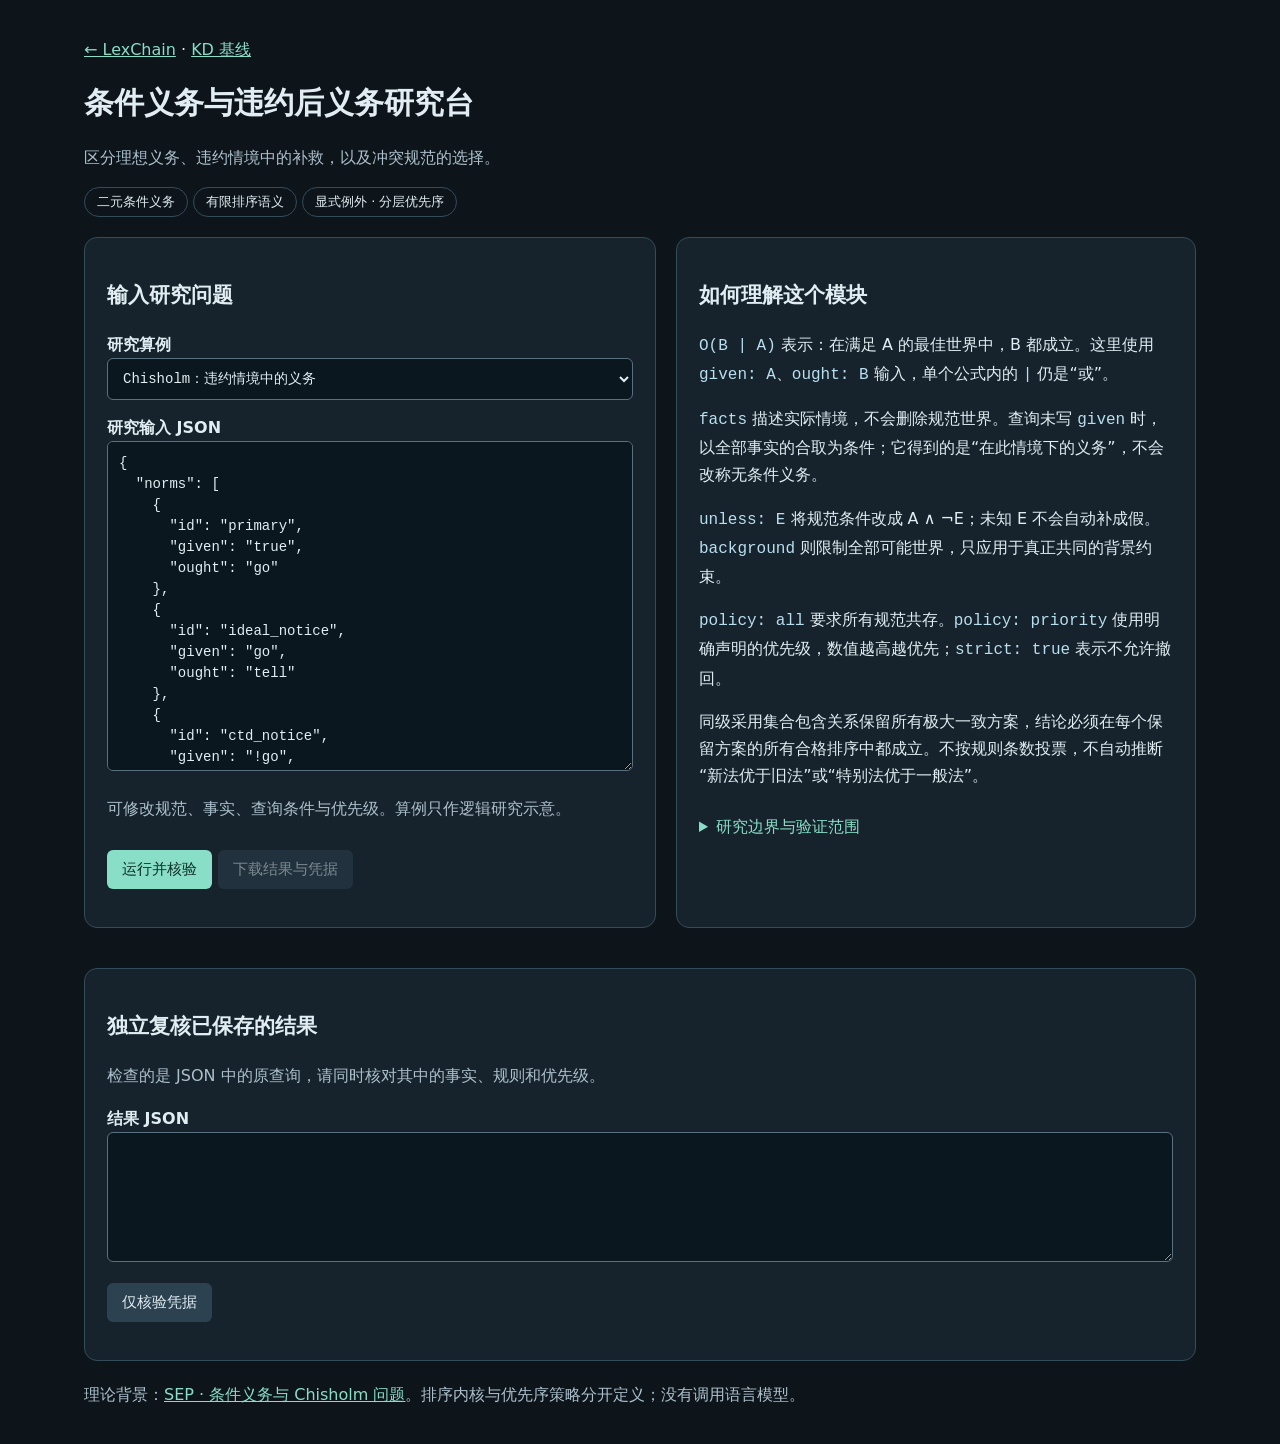
<file: conditional.html>
<!doctype html>
<html lang="zh-CN"><head><meta charset="utf-8"><meta name="viewport" content="width=device-width,initial-scale=1"><title>LexChain · 条件义务与违约后义务研究台</title>
<style>
:root{color-scheme:dark;--bg:#0d151b;--card:#16232c;--line:#344b59;--text:#e1edf2;--muted:#acc0cc;--accent:#88dec7;--warn:#ffce79}*{box-sizing:border-box}body{margin:0;background:var(--bg);color:var(--text);font:16px/1.7 system-ui,sans-serif}main{max-width:1160px;margin:36px auto;padding:0 24px}a,summary{color:var(--accent)}h1{font-size:30px;line-height:1.35}h2{font-size:21px}h3{font-size:18px}.muted{color:var(--muted)}.badge{display:inline-block;border:1px solid var(--line);border-radius:24px;padding:3px 12px;font-size:13px;margin-right:5px}.grid{display:grid;grid-template-columns:1.1fr 1fr;gap:20px}.card{background:var(--card);border:1px solid var(--line);border-radius:13px;padding:22px;margin:20px 0}.status{font-size:25px;font-weight:700;color:var(--accent)}label{display:block;font-weight:600;margin-top:14px}select,textarea{width:100%;background:#0b171f;color:var(--text);border:1px solid #59717e;border-radius:6px;padding:11px;font:14px/1.5 ui-monospace,monospace}textarea{min-height:330px;resize:vertical}#saved{min-height:130px}button{background:var(--accent);border:0;border-radius:6px;color:#0f2d25;padding:10px 15px;margin:12px 6px 0 0;font-size:15px;cursor:pointer}button:disabled{opacity:.5}.secondary{background:#2c4250;color:var(--text)}.warn{color:var(--warn)}.error{color:#ffb3ad}code{color:#b8dfef;overflow-wrap:anywhere}pre{white-space:pre-wrap;overflow-wrap:anywhere;max-height:480px;overflow:auto;background:#09151c;padding:14px;font-size:12px}summary{cursor:pointer;padding:8px 0}table{width:100%;border-collapse:collapse;font-size:13px}th,td{border-bottom:1px solid var(--line);padding:8px;text-align:left;vertical-align:top;overflow-wrap:anywhere}.scroll{overflow-x:auto}#result:empty{display:none}.best{background:#203a38}.actual{color:#ffce79}li{margin-bottom:6px}:focus-visible{outline:2px solid var(--accent);outline-offset:3px}@media(max-width:780px){.grid{grid-template-columns:1fr}main{padding:0 14px}h1{font-size:25px}.card{padding:16px}}
</style></head><body><main>
<nav><a href="./index.html">← LexChain</a> · <a href="./modal.html">KD 基线</a></nav>
<h1>条件义务与违约后义务研究台</h1><p class="muted">区分理想义务、违约情境中的补救，以及冲突规范的选择。</p>
<span class="badge">二元条件义务</span><span class="badge">有限排序语义</span><span class="badge">显式例外 · 分层优先序</span>
<div class="grid"><section class="card"><h2>输入研究问题</h2><label for="example">研究算例</label><select id="example"><option value="CHISHOLM_CTD">Chisholm：违约情境中的义务</option><option value="CHISHOLM_IDEAL">Chisholm：原有理想义务仍保留</option><option value="WAGE_REPAIR">未按时付款后的补救</option><option value="EXCEPTION_UNKNOWN">例外未知，不能自动补假</option><option value="EXCEPTION_ABSENT">明确排除例外</option><option value="PRIORITY_HIGH">高优先级规范保留</option><option value="PRIORITY_EQUAL">同级冲突保留两种方案</option><option value="INCLUSION_NOT_VOTE">优先序不按规则条数投票</option><option value="CROSS_CONFLICT">跨规则产生的整体冲突</option><option value="FD_FAIL">事实不能直接变成无条件义务</option></select>
<label for="query">研究输入 JSON</label><textarea id="query" spellcheck="false" aria-describedby="inputHelp"></textarea><p id="inputHelp" class="muted">可修改规范、事实、查询条件与优先级。算例只作逻辑研究示意。</p>
<button id="solve">运行并核验</button><button id="download" class="secondary" disabled>下载结果与凭据</button><p id="error" class="error" role="alert"></p></section>
<section class="card"><h2>如何理解这个模块</h2>
<p><code>O(B | A)</code> 表示：在满足 A 的最佳世界中，B 都成立。这里使用 <code>given: A</code>、<code>ought: B</code> 输入，单个公式内的 <code>|</code> 仍是“或”。</p>
<p><code>facts</code> 描述实际情境，不会删除规范世界。查询未写 <code>given</code> 时，以全部事实的合取为条件；它得到的是“在此情境下的义务”，不会改称无条件义务。</p>
<p><code>unless: E</code> 将规范条件改成 A ∧ ¬E；未知 E 不会自动补成假。<code>background</code> 则限制全部可能世界，只应用于真正共同的背景约束。</p>
<p><code>policy: all</code> 要求所有规范共存。<code>policy: priority</code> 使用明确声明的优先级，数值越高越优先；<code>strict: true</code> 表示不允许撤回。</p>
<p>同级采用集合包含关系保留所有极大一致方案，结论必须在每个保留方案的所有合格排序中都成立。不按规则条数投票，不自动推断“新法优于旧法”或“特别法优于一般法”。</p>
<details><summary>研究边界与验证范围</summary><p>最多8个原子、24条规范，优先序模式最多10条可废止规范。条件与义务内容只接受命题公式，不支持嵌套二元算子、主体参数、量词或时间。所有满足背景的赋值都必须出现在有限排序中；这是明确限定的研究语义，不是一般二元道义逻辑的完整判定器。</p><p>检查器不调用搜索器。它重验排序模型、消去证明、全部子集审计与优先选择，但共享命题解析及输入契约。与 KD 及劳动规则引擎独立；O(A | A) 等可由语义恒真，结果不等于发现新法源。补救示例不构成具体法定义务认定。</p></details>
</section></div>
<section id="result" class="card" aria-live="polite"></section>
<section class="card"><h2>独立复核已保存的结果</h2><p class="muted">检查的是 JSON 中的原查询，请同时核对其中的事实、规则和优先级。</p><label for="saved">结果 JSON</label><textarea id="saved" spellcheck="false"></textarea><button id="check" class="secondary">仅核验凭据</button><p id="checkResult" role="status"></p></section>
<p class="muted">理论背景：<a href="https://plato.stanford.edu/entries/logic-deontic/#CondObliChisPuzz" target="_blank" rel="noopener">SEP · 条件义务与 Chisholm 问题</a>。排序内核与优先序策略分开定义；没有调用语言模型。</p>
</main><script src="./modal-syntax.js"></script><script src="./conditional-syntax.js"></script><script src="./conditional-ui.js"></script></body></html>
</file>
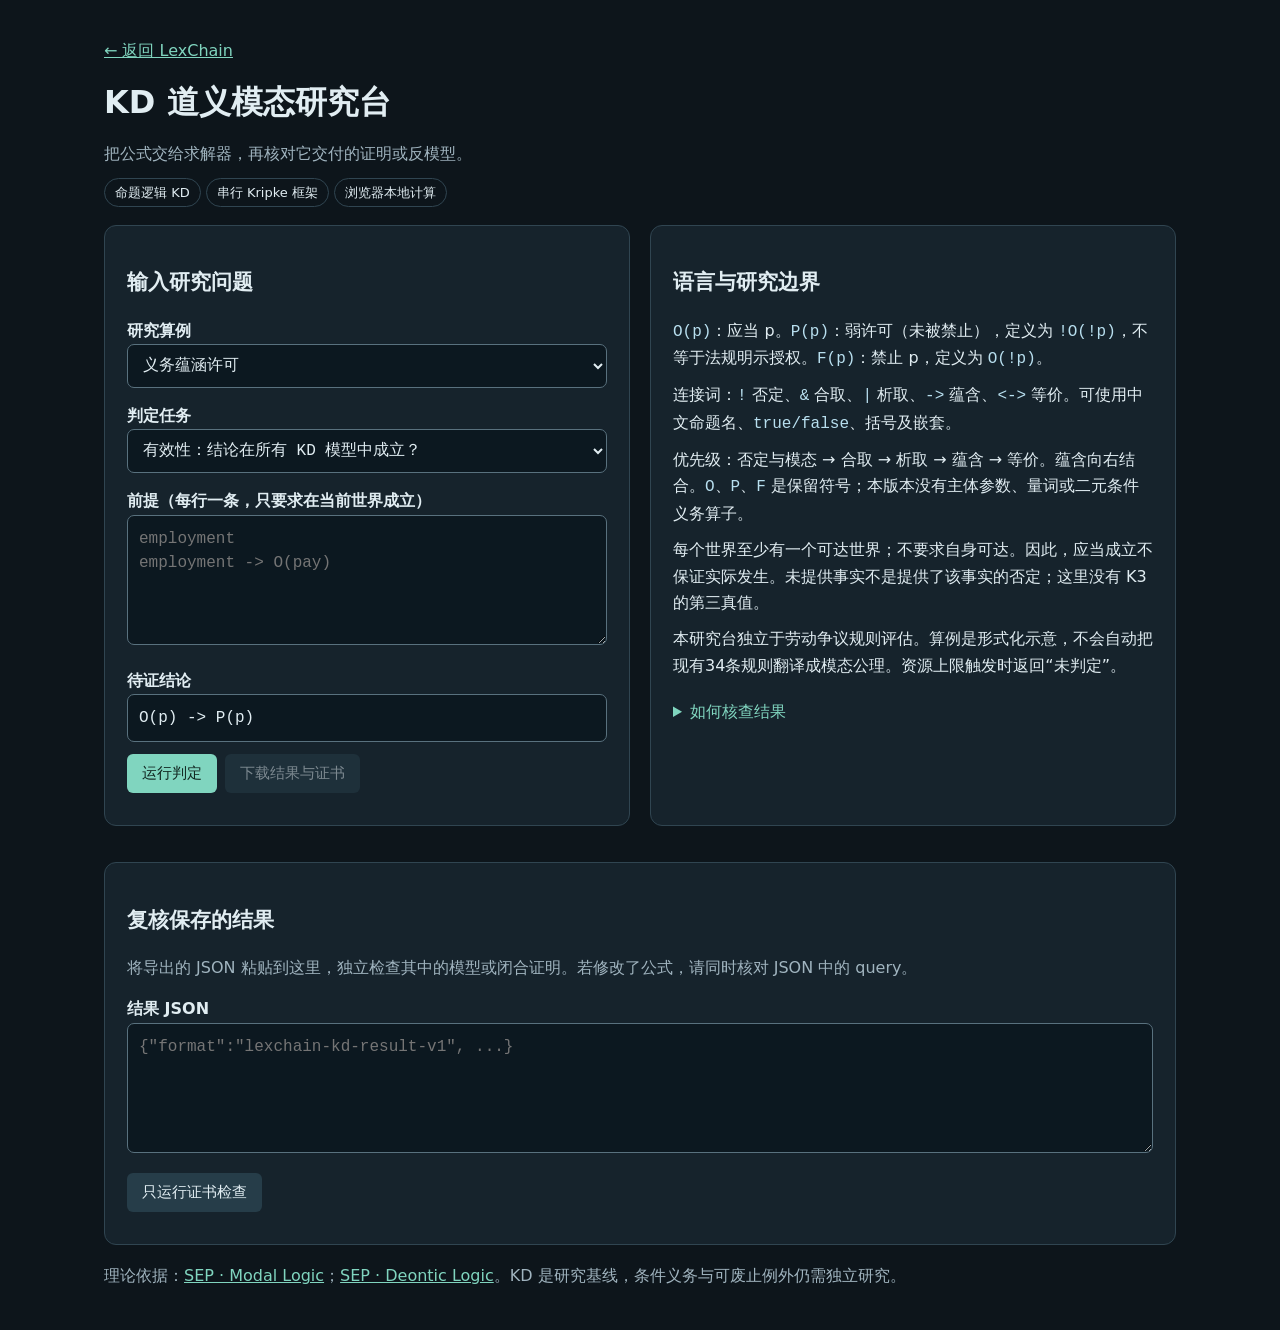
<file: modal.html>
<!doctype html>
<html lang="zh-CN">
<head><meta charset="utf-8"><meta name="viewport" content="width=device-width,initial-scale=1"><title>LexChain · KD 道义模态研究台</title>
<style>
:root{color-scheme:dark;--bg:#0d151b;--card:#16232c;--line:#304551;--text:#e1edf2;--muted:#a0b4bf;--accent:#80d5bf;--warning:#ffce79}*{box-sizing:border-box}body{margin:0;background:var(--bg);color:var(--text);font:16px/1.65 system-ui,sans-serif}main{max-width:1120px;margin:38px auto;padding:0 24px}a{color:var(--accent)}h1{font-size:32px;margin:12px 0}h2{font-size:21px}p{margin:10px 0}.muted{color:var(--muted)}.grid{display:grid;grid-template-columns:1fr 1fr;gap:20px}.card{background:var(--card);border:1px solid var(--line);border-radius:12px;padding:22px;margin:18px 0}.badge{display:inline-block;border:1px solid var(--line);padding:3px 10px;border-radius:24px;font-size:13px}label{display:block;margin-top:15px;font-weight:600}textarea,input,select{width:100%;color:var(--text);background:#0c1820;border:1px solid #59717e;border-radius:7px;padding:11px;font:16px/1.5 ui-monospace,monospace}textarea{min-height:130px;resize:vertical}button{background:var(--accent);color:#10251f;border:0;border-radius:6px;padding:10px 15px;font-size:15px;cursor:pointer;margin:12px 8px 0 0}button:disabled{opacity:.5;cursor:wait}button.secondary{background:#263d49;color:var(--text)}pre{white-space:pre-wrap;overflow-wrap:anywhere;padding:12px;background:#0b171e;font-size:13px;max-height:520px;overflow:auto}.status{font-size:25px;font-weight:700}.warn{color:var(--warning)}table{width:100%;border-collapse:collapse;font-size:14px}th,td{padding:9px;text-align:left;border-bottom:1px solid var(--line);overflow-wrap:anywhere}summary{cursor:pointer;color:var(--accent);padding:10px 0}.error{color:#ffb3ad}code{color:#b8dfef}.actions{display:flex;flex-wrap:wrap}#result:empty{display:none}@media(max-width:760px){.grid{grid-template-columns:1fr}main{padding:0 15px}h1{font-size:26px}.card{padding:16px}}:focus-visible{outline:2px solid var(--accent);outline-offset:3px}
</style></head>
<body><main>
<a href="./index.html">← 返回 LexChain</a><h1>KD 道义模态研究台</h1>
<p class="muted">把公式交给求解器，再核对它交付的证明或反模型。</p>
<span class="badge">命题逻辑 KD</span> <span class="badge">串行 Kripke 框架</span> <span class="badge">浏览器本地计算</span>
<div class="grid"><section class="card"><h2>输入研究问题</h2>
<label for="example">研究算例</label><select id="example"><option value="D">义务蕴涵许可</option><option value="T_FAIL">应当不推出实际发生</option><option value="CONFLICT">互相冲突的义务</option><option value="VIOLATION">义务与未履行并存</option><option value="OUTER">条件在义务外：可推出</option><option value="INNER">条件在义务内：不能直接推出</option><option value="EXCEPTION_UNRESOLVED">未知例外不能自动补假</option><option value="ROSS">Ross 弱化</option><option value="4_FAIL">KD 不预设传递性</option></select>
<label for="mode">判定任务</label><select id="mode"><option value="validity">有效性：结论在所有 KD 模型中成立？</option><option value="entailment">局部后承：前提能推出结论？</option><option value="satisfiability">可满足性：前提能同时成立？</option></select>
<label for="premises">前提（每行一条，只要求在当前世界成立）</label><textarea id="premises" spellcheck="false" placeholder="employment&#10;employment -> O(pay)"></textarea>
<label for="conclusion">待证结论</label><input id="conclusion" spellcheck="false" value="O(p) -> P(p)">
<div class="actions"><button id="solve">运行判定</button><button id="download" class="secondary" disabled>下载结果与证书</button></div><p id="error" class="error" role="alert"></p>
</section><section class="card"><h2>语言与研究边界</h2>
<p><code>O(p)</code>：应当 p。<code>P(p)</code>：弱许可（未被禁止），定义为 <code>!O(!p)</code>，不等于法规明示授权。<code>F(p)</code>：禁止 p，定义为 <code>O(!p)</code>。</p>
<p>连接词：<code>!</code> 否定、<code>&amp;</code> 合取、<code>|</code> 析取、<code>-></code> 蕴含、<code>&lt;-></code> 等价。可使用中文命题名、<code>true/false</code>、括号及嵌套。</p>
<p>优先级：否定与模态 → 合取 → 析取 → 蕴含 → 等价。蕴含向右结合。<code>O</code>、<code>P</code>、<code>F</code> 是保留符号；本版本没有主体参数、量词或二元条件义务算子。</p>
<p>每个世界至少有一个可达世界；不要求自身可达。因此，应当成立不保证实际发生。未提供事实不是提供了该事实的否定；这里没有 K3 的第三真值。</p>
<p>本研究台独立于劳动争议规则评估。算例是形式化示意，不会自动把现有34条规则翻译成模态公理。资源上限触发时返回“未判定”。</p>
<details><summary>如何核查结果</summary><p>闭合表证书逐步检查布尔展开和模态见证；反模型逐世界检查串行性及公式真值。检查模块不调用求解器，但共享公式解析与规范化模块。结果不证明现实证据真实或法律规范有效。</p></details>
</section></div>
<section id="result" class="card" aria-live="polite"></section>
<section class="card"><h2>复核保存的结果</h2><p class="muted">将导出的 JSON 粘贴到这里，独立检查其中的模型或闭合证明。若修改了公式，请同时核对 JSON 中的 query。</p><label for="saved">结果 JSON</label><textarea id="saved" spellcheck="false" placeholder='{"format":"lexchain-kd-result-v1", ...}'></textarea><button id="check" class="secondary">只运行证书检查</button><p id="checkResult" role="status"></p></section>
<p class="muted">理论依据：<a href="https://plato.stanford.edu/entries/logic-modal/" target="_blank" rel="noopener">SEP · Modal Logic</a>；<a href="https://plato.stanford.edu/entries/logic-deontic/" target="_blank" rel="noopener">SEP · Deontic Logic</a>。KD 是研究基线，条件义务与可废止例外仍需独立研究。</p>
</main><script src="./modal-ui.js"></script></body></html>
</file>
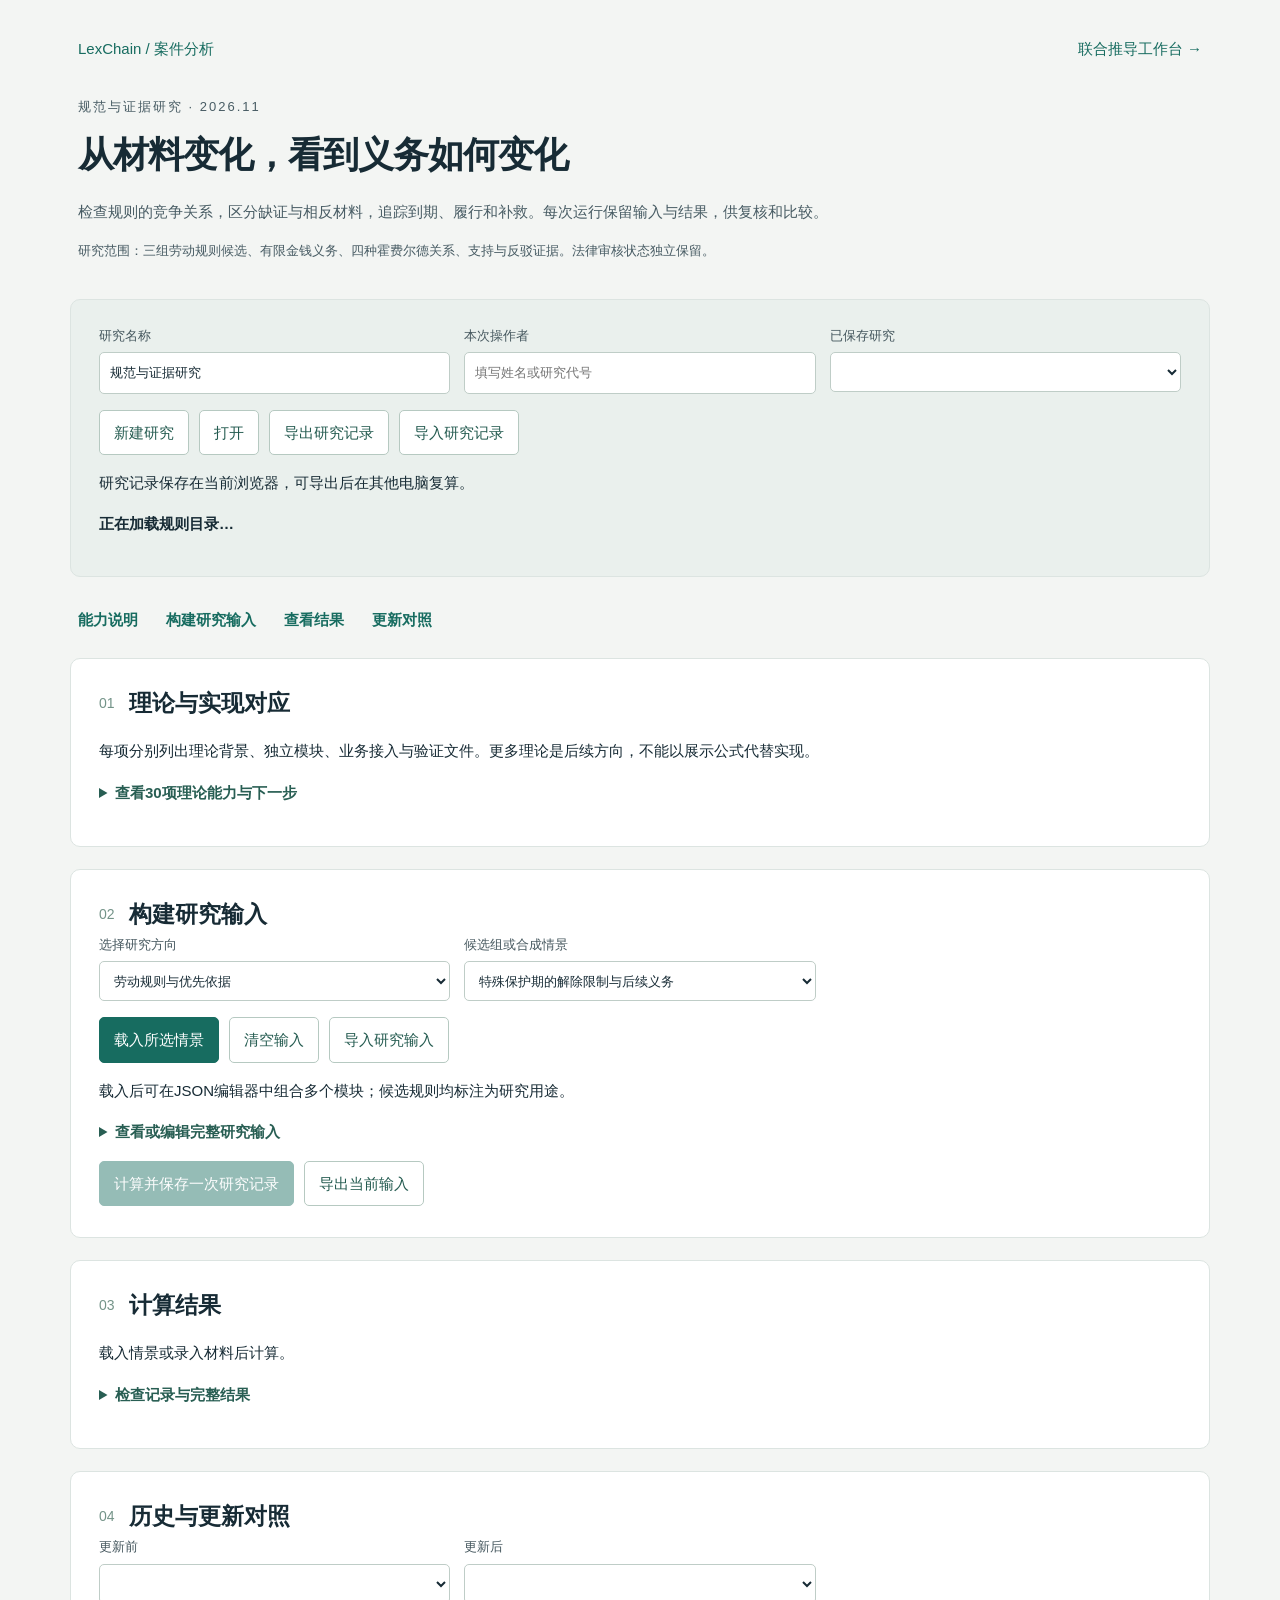
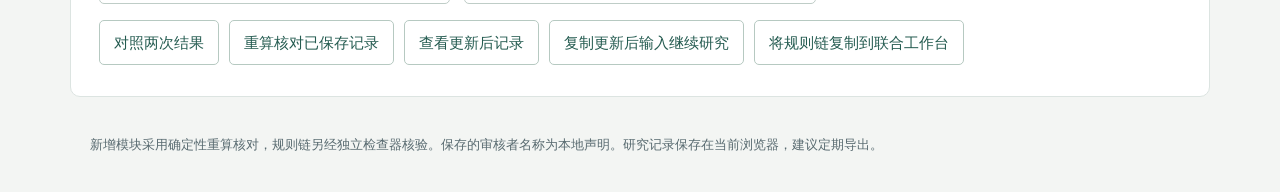
<file: research-lab.html>
<!doctype html><html lang="zh-CN"><head><meta charset="utf-8"><meta name="viewport" content="width=device-width,initial-scale=1"><meta name="lexchain-mode" content="static"><title>LexChain · 规范与证据研究</title><link rel="stylesheet" href="./research-lab.css"></head><body>
<header><div><a href="./">LexChain / 案件分析</a><a href="./workbench.html">联合推导工作台 →</a></div><p class="eyebrow">规范与证据研究 · 2026.11</p><h1>从材料变化，看到义务如何变化</h1><p>检查规则的竞争关系，区分缺证与相反材料，追踪到期、履行和补救。每次运行保留输入与结果，供复核和比较。</p><p class="boundary">研究范围：三组劳动规则候选、有限金钱义务、四种霍费尔德关系、支持与反驳证据。法律审核状态独立保留。</p></header>
<main><section class="workspace"><div class="grid"><label>研究名称<input id="title" value="规范与证据研究"></label><label>本次操作者<input id="actor" placeholder="填写姓名或研究代号"></label><label>已保存研究<select id="archives"></select></label></div><div class="actions"><button id="newArchive" class="secondary">新建研究</button><button id="openArchive" class="secondary">打开</button><button id="exportArchive" class="secondary">导出研究记录</button><label class="upload">导入研究记录<input id="importArchive" type="file" accept=".json"></label></div><p id="archiveInfo">研究记录保存在当前浏览器，可导出后在其他电脑复算。</p><p id="notice" role="status" aria-live="polite">正在加载规则目录…</p></section>
<nav aria-label="研究模块"><a href="#capabilities">能力说明</a><a href="#compose">构建研究输入</a><a href="#results">查看结果</a><a href="#history">更新对照</a></nav>
<section id="capabilities"><div class="section-title"><span>01</span><h2>理论与实现对应</h2></div><p>每项分别列出理论背景、独立模块、业务接入与验证文件。更多理论是后续方向，不能以展示公式代替实现。</p><details><summary>查看30项理论能力与下一步</summary><div id="capabilityTable"></div></details></section>
<section id="compose"><div class="section-title"><span>02</span><h2>构建研究输入</h2></div><div class="grid"><label>选择研究方向<select id="mode"><option value="chain">劳动规则与优先依据</option><option value="obligations">有限期限义务</option><option value="evidence">支持与反驳材料</option><option value="relations">请求权与义务关系</option></select></label><label>候选组或合成情景<select id="example"></select></label></div><div class="actions"><button id="loadExample">载入所选情景</button><button id="clearInput" class="secondary">清空输入</button><label class="upload">导入研究输入<input id="importInput" type="file" accept=".json"></label></div><p id="exampleInfo"></p><div id="pilotNotes"></div>
<div class="form-panel" id="obligationForm" hidden><h3>添加一个金钱义务</h3><div class="grid"><label>义务编号<input id="obId" placeholder="wage_oct"></label><label>事实主体<input id="obSubject" placeholder="劳动者甲"></label><label>期间<input id="obPeriod" placeholder="2026-10"></label><label>承担者<input id="obBearer" placeholder="单位乙"></label><label>行为<select id="obAction"><option value="wage_payment">工资支付</option><option value="remedy_payment">补救款支付</option><option value="other_payment">其他款项</option></select></label><label>金额（元）<input id="obAmount" type="number" min="0.01" step="0.01"></label><label>产生日期<input id="obCreated" type="date"></label><label>到期日期<input id="obDue" type="date"></label><label>分析截至日期<input id="obAsOf" type="date"></label><label>目前掌握材料截至日期<input id="obKnown" type="date"></label><label>原义务编号（补救时选填）<input id="obRemedy"></label></div><label>义务来源或自述原文<textarea id="obSource" rows="2"></textarea></label><button id="addObligation" class="secondary">添加到输入</button><h3>追加履行或终止事件</h3><div class="grid"><label>对应义务编号<input id="eventOb"></label><label>事件类型<select id="eventType"><option value="PAYMENT">已付款</option><option value="NONPERFORMANCE">明确未履行余额</option><option value="LEDGER_COMPLETE">完整账簿声明</option><option value="TERMINATE">义务终止</option></select></label><label>发生日期<input id="eventDate" type="date"></label><label>录入日期<input id="eventRecorded" type="date"></label><label>付款或未履行金额（元）<input id="eventAmount" type="number" min="0.01" step="0.01"></label><label>账簿覆盖至<input id="eventThrough" type="date"></label></div><label>事件材料或声明<textarea id="eventSource" rows="2"></textarea></label><label>记录理由<input id="eventReason"></label><button id="addEvent" class="secondary">追加事件</button><p>更正和撤回通过下方完整输入中的CORRECT／RETRACT记录追加，原记录保留。完整账簿是输入声明，不自动证明材料完整。</p></div>
<div class="form-panel" id="evidenceForm" hidden><h3>标注支持或反驳材料</h3><div class="grid"><label>命题编号<input id="claimId" placeholder="paid_may"></label><label>待核对命题<input id="claimText" placeholder="甲的五月工资已支付"></label><label>事实主体<input id="claimSubject"></label><label>期间<input id="claimPeriod"></label><label>材料立场<select id="stance"><option value="SUPPORTS">支持此命题</option><option value="REFUTES">反驳此命题</option></select></label></div><label>粘贴原文并选中对应句子<textarea id="evidenceText" rows="4"></textarea></label><label>标注理由<input id="assertReason"></label><button id="addAssertion" class="secondary">保存选中句子的待审标注</button><h3>另一个人复核</h3><div class="grid"><label>标注编号<select id="assertionSelect"></select></label><label>复核决定<select id="reviewDecision"><option value="ACCEPT">文字支持关系成立</option><option value="REJECT">不采纳此标注</option><option value="REVOKE">撤销先前采纳</option></select></label><label>复核日期<input id="reviewDate" type="date"></label></div><label>复核理由<input id="reviewReason"></label><button id="reviewAssertion" class="secondary">以当前操作者追加复核</button><p>复核人与标注者需不同。采纳文字支持关系不等于确认事实真实。</p></div>
<div class="form-panel" id="relationsForm" hidden><h3>录入法律关系候选</h3><div class="grid"><label>关系概念<select id="relationKind"><option value="CLAIM">请求权</option><option value="DUTY">义务</option><option value="LIBERTY">自由</option><option value="NO_CLAIM">无请求权</option><option value="POWER">权力</option><option value="LIABILITY">受制</option><option value="IMMUNITY">豁免</option><option value="DISABILITY">无权力</option></select></label><label>该概念主体<input id="holder"></label><label>相对方<input id="counterparty"></label><label>行为<input id="relationAction" placeholder="支付五月工资"></label><label>行为极性<select id="polarity"><option value="POSITIVE">实施</option><option value="NEGATIVE">不实施</option></select></label><label>事实主体<input id="relationSubject"></label><label>期间<input id="relationPeriod"></label><label>来源编号<input id="relationSource" placeholder="source_1"></label><label>规则编号<input id="relationRule" placeholder="R30"></label></div><label>关系映射理由<input id="relationReason"></label><button id="addRelation" class="secondary">添加待审关系</button><p>请求权与义务互为相关项；自由与相对方无请求权需要正确处理否定。权力与受制、豁免与无权力也互为相关项；此时“行为”填写所引起的法律关系变化，例如解除劳动合同。同一范围内请求权与无请求权、权力与无权力同时出现时，会作为未决冲突列出。</p></div>
<details id="editorDetails"><summary>查看或编辑完整研究输入</summary><label>输入JSON<textarea id="input" rows="18" spellcheck="false"></textarea></label><p>可以同时包含期限、证据、关系和规则链。显式事实映射须填写操作者和理由，且范围一致；法律分类仍受复核限制。</p></details><div class="actions"><button id="run" disabled>计算并保存一次研究记录</button><button id="exportInput" class="secondary">导出当前输入</button></div></section>
<section id="results"><div class="section-title"><span>03</span><h2>计算结果</h2></div><p id="resultStatus">载入情景或录入材料后计算。</p><div id="resultView"></div><details><summary>检查记录与完整结果</summary><pre id="resultJson"></pre></details></section>
<section id="history"><div class="section-title"><span>04</span><h2>历史与更新对照</h2></div><div class="grid"><label>更新前<select id="before"></select></label><label>更新后<select id="after"></select></label></div><div class="actions"><button id="compare" class="secondary">对照两次结果</button><button id="replay" class="secondary">重算核对已保存记录</button><button id="showRun" class="secondary">查看更新后记录</button><button id="editRun" class="secondary">复制更新后输入继续研究</button><button id="toWorkbench" class="secondary">将规则链复制到联合工作台</button></div><div id="diffView"></div></section>
</main><footer>新增模块采用确定性重算核对，规则链另经独立检查器核验。保存的审核者名称为本地声明。研究记录保存在当前浏览器，建议定期导出。</footer>
<script src="./review1-assets.js"></script><script src="./engine-browser.js"></script><script src="./modal-syntax.js"></script><script src="./conditional-syntax.js"></script><script src="./conditional-solver.js"></script><script src="./conditional-checker.js"></script><script src="./integration-hash.js"></script><script src="./integration-timeline.js"></script><script src="./integration-evidence.js"></script><script src="./integration-governance.js"></script><script src="./integration-history.js"></script><script src="./integration-case-engine.js"></script><script src="./integration-checker.js"></script><script src="./workbench-schema.js"></script><script src="./workbench-chain.js"></script><script src="./workbench-checker.js"></script><script src="./workbench-obligations.js"></script><script src="./workbench-evidence-balance.js"></script><script src="./workbench-relations.js"></script><script src="./workbench-labor-pilots.js"></script><script src="./workbench-research-suite.js"></script><script src="./research-lab-ui.js"></script></body></html>
</file>
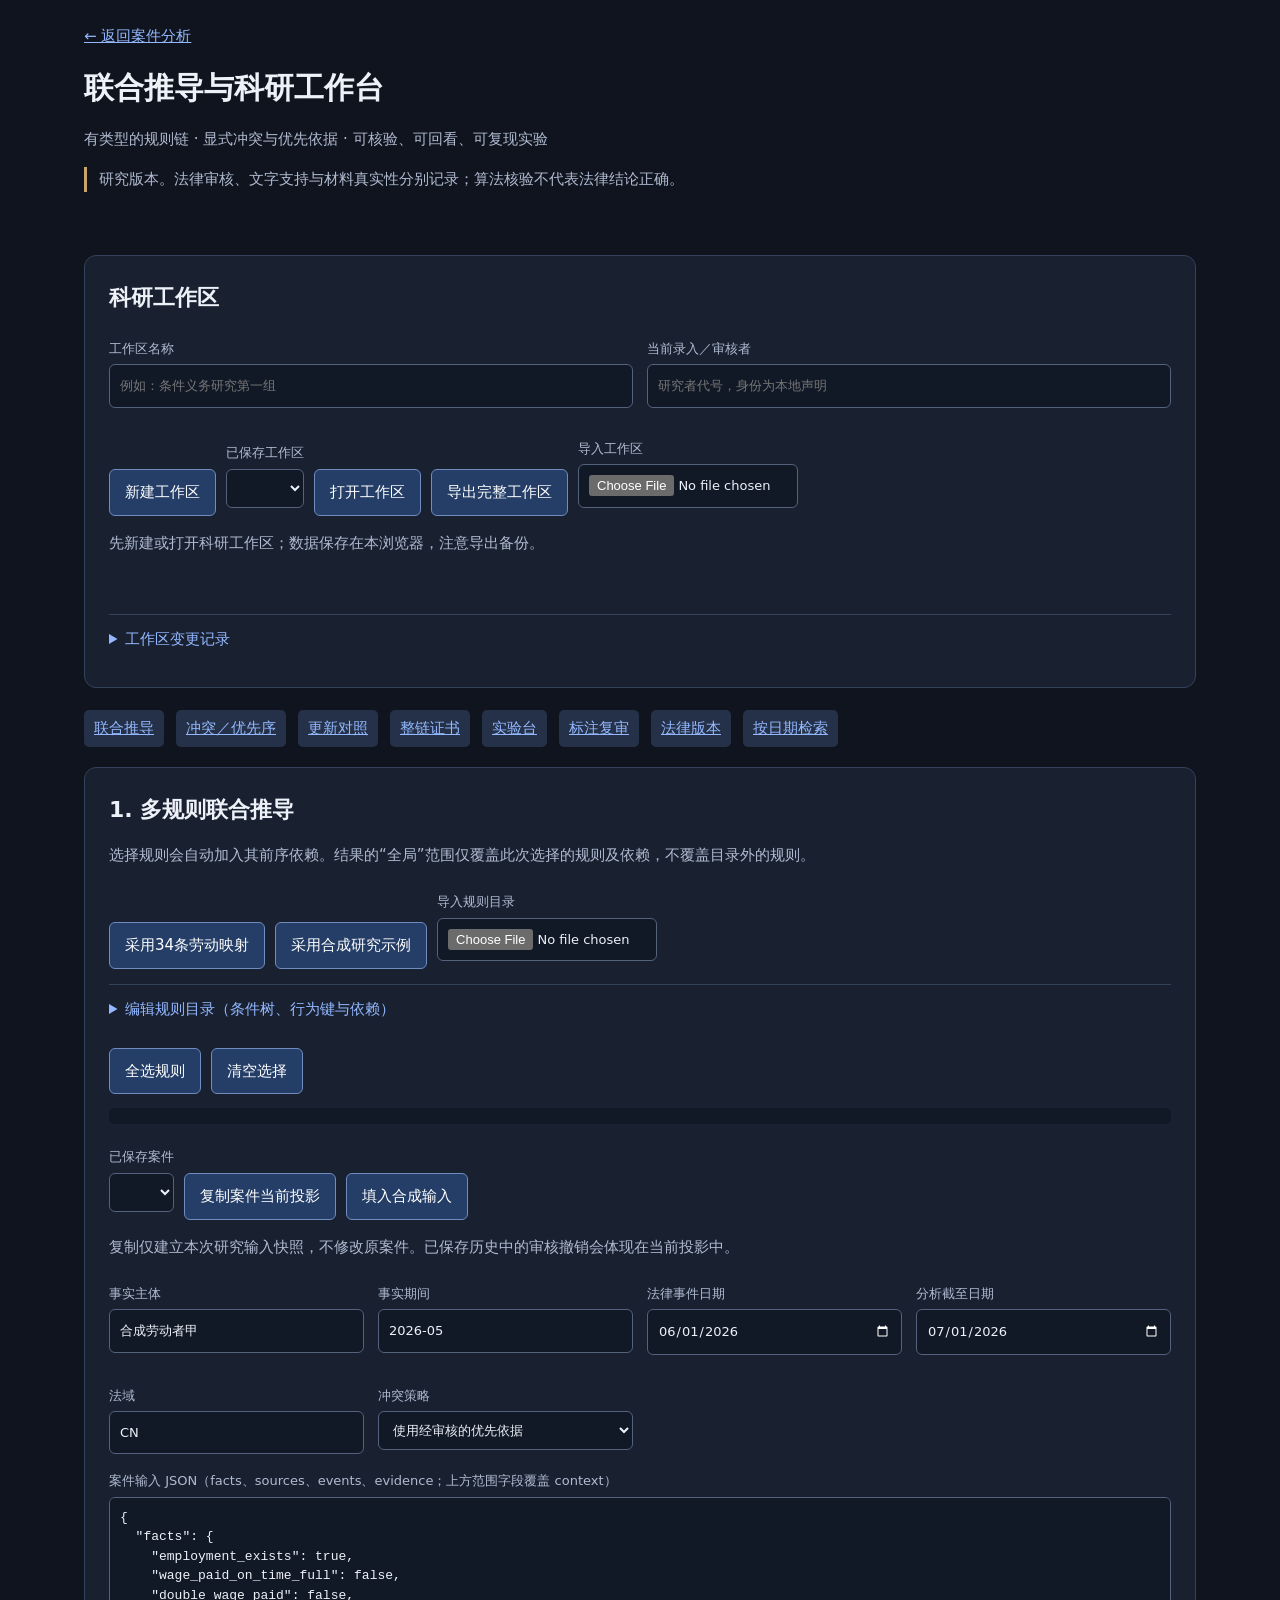
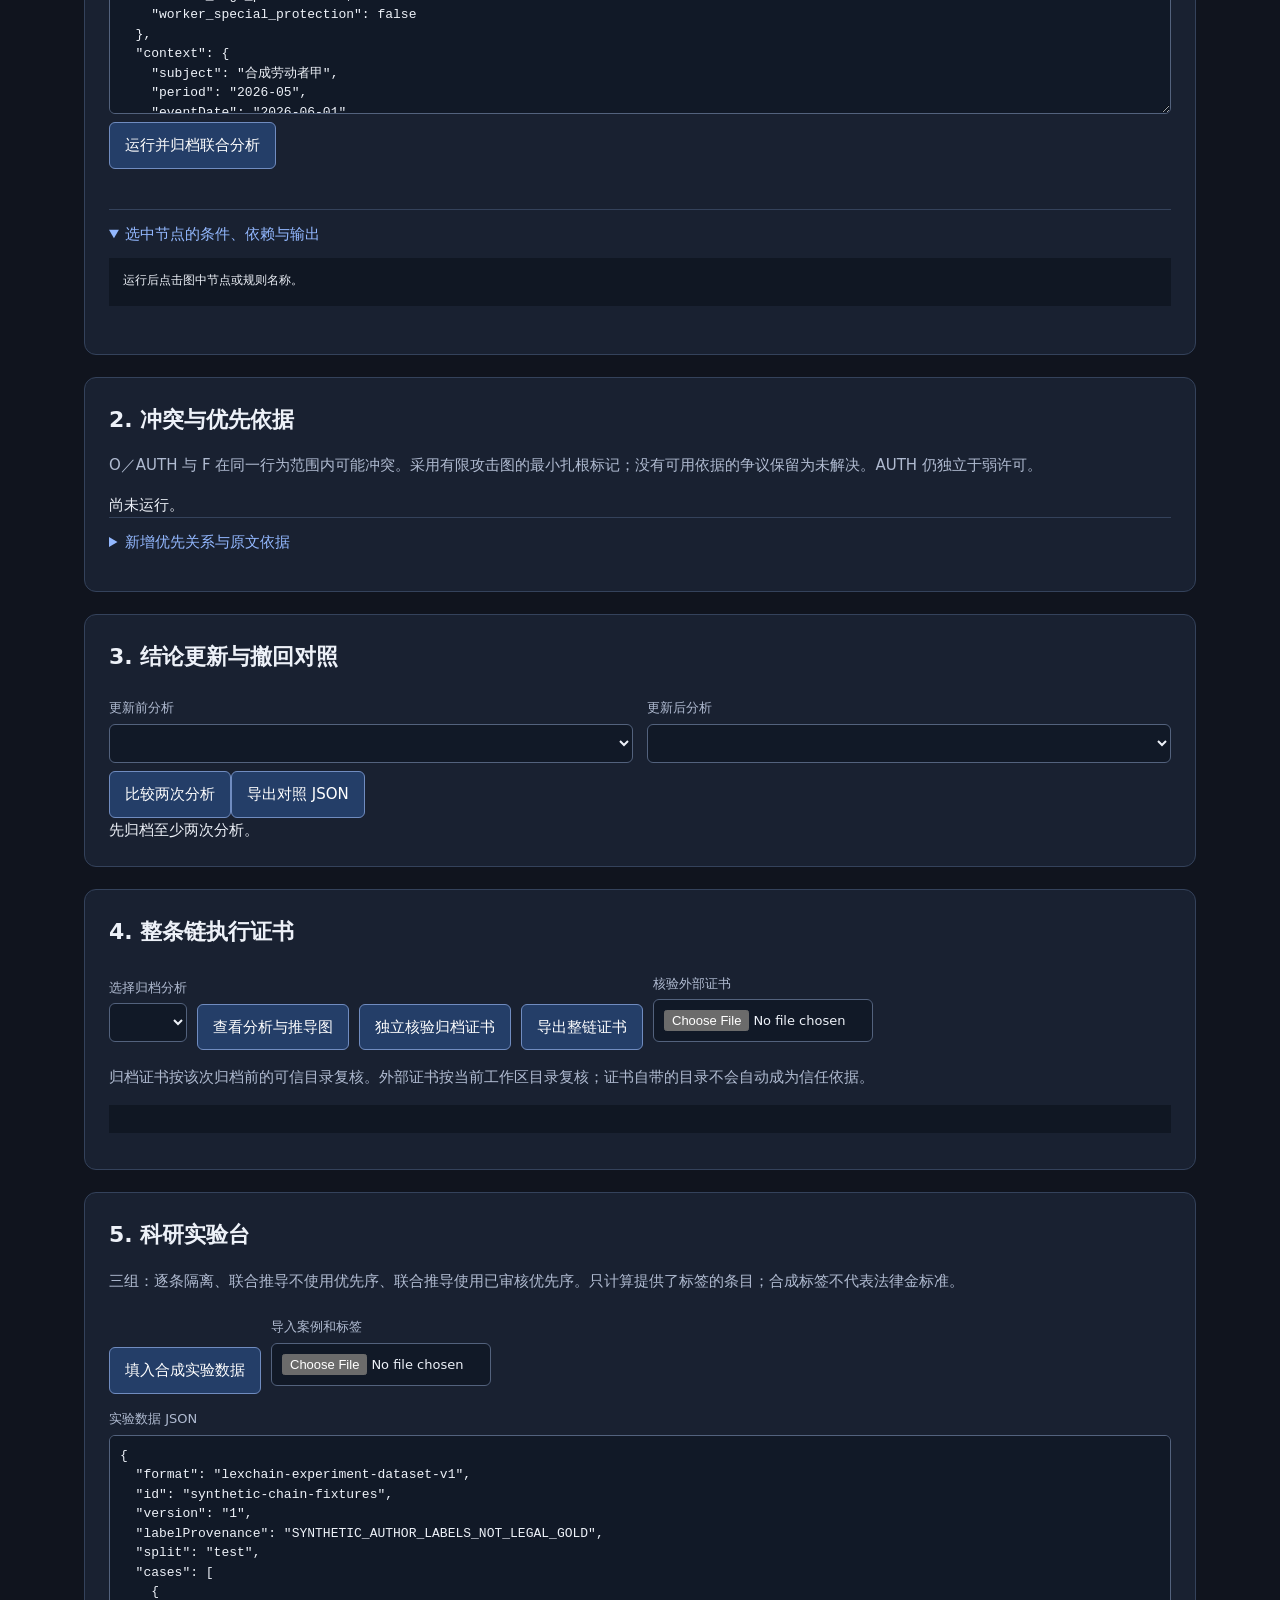
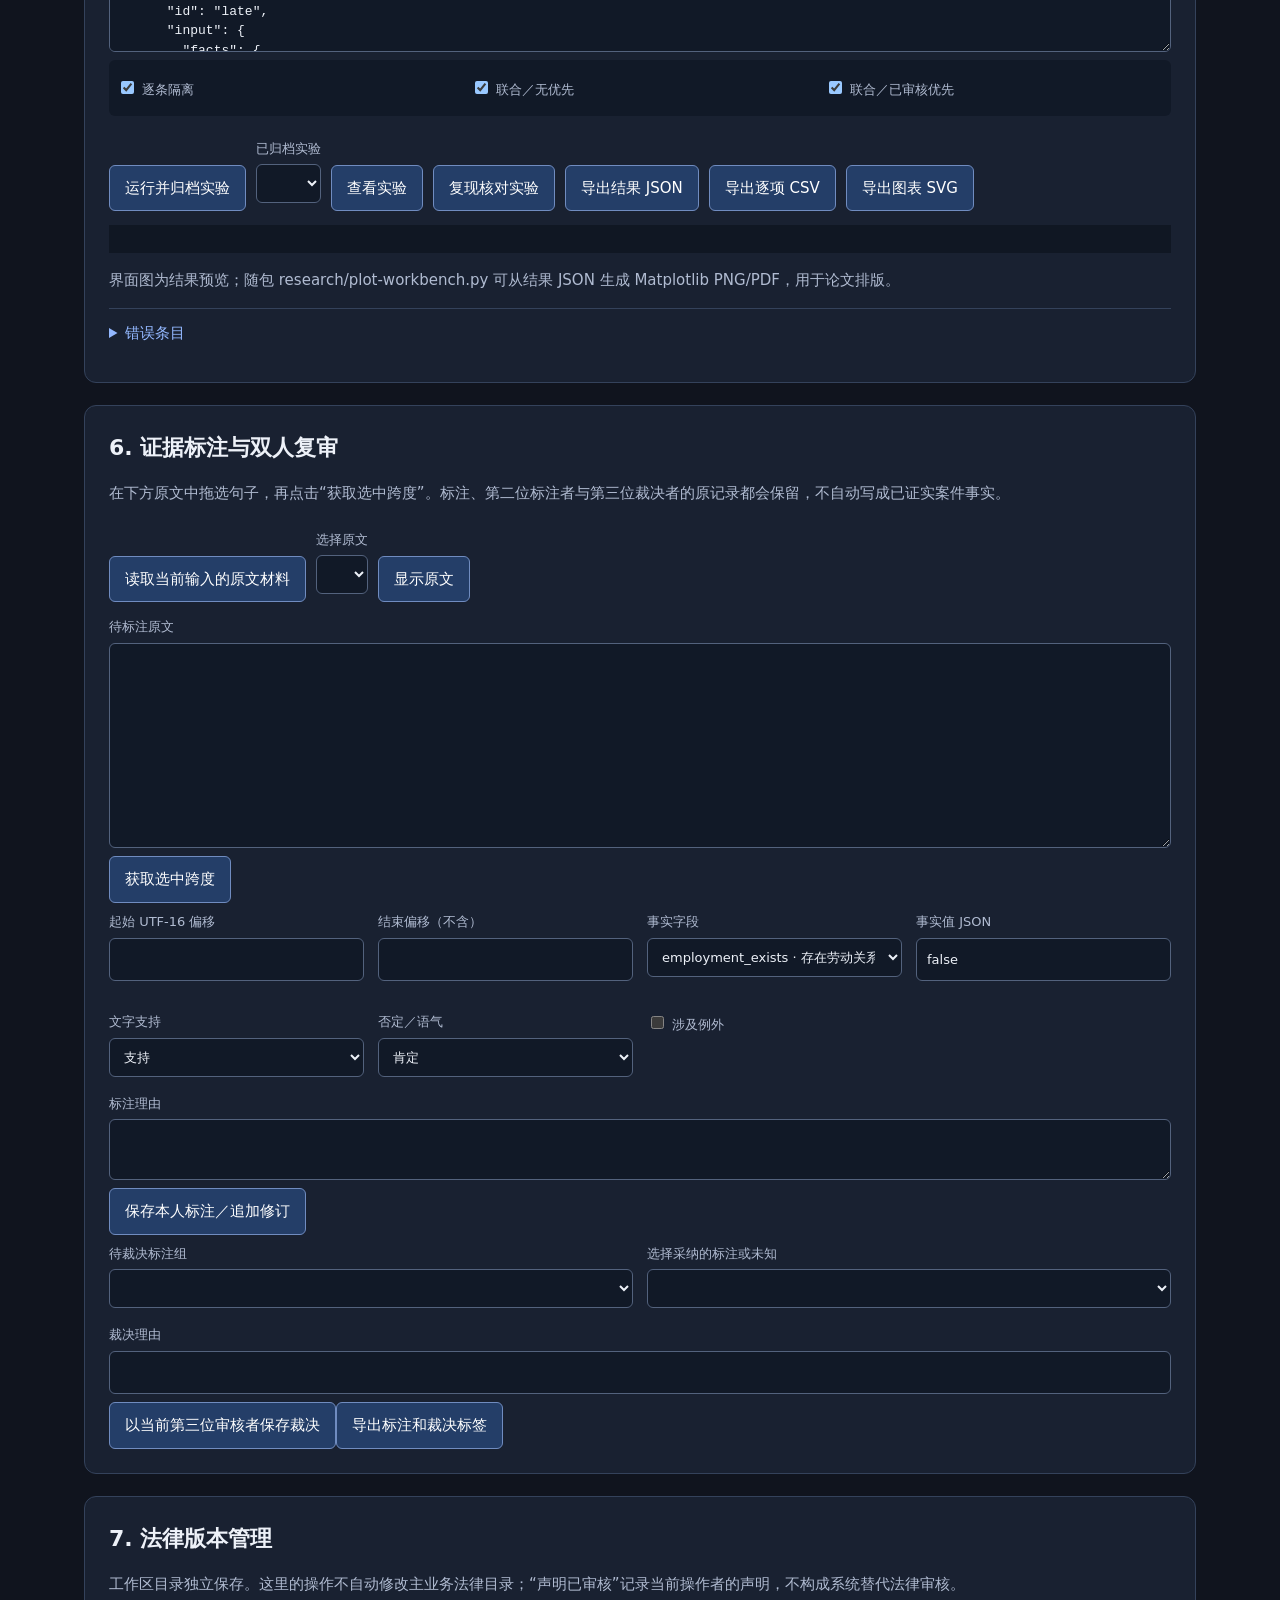
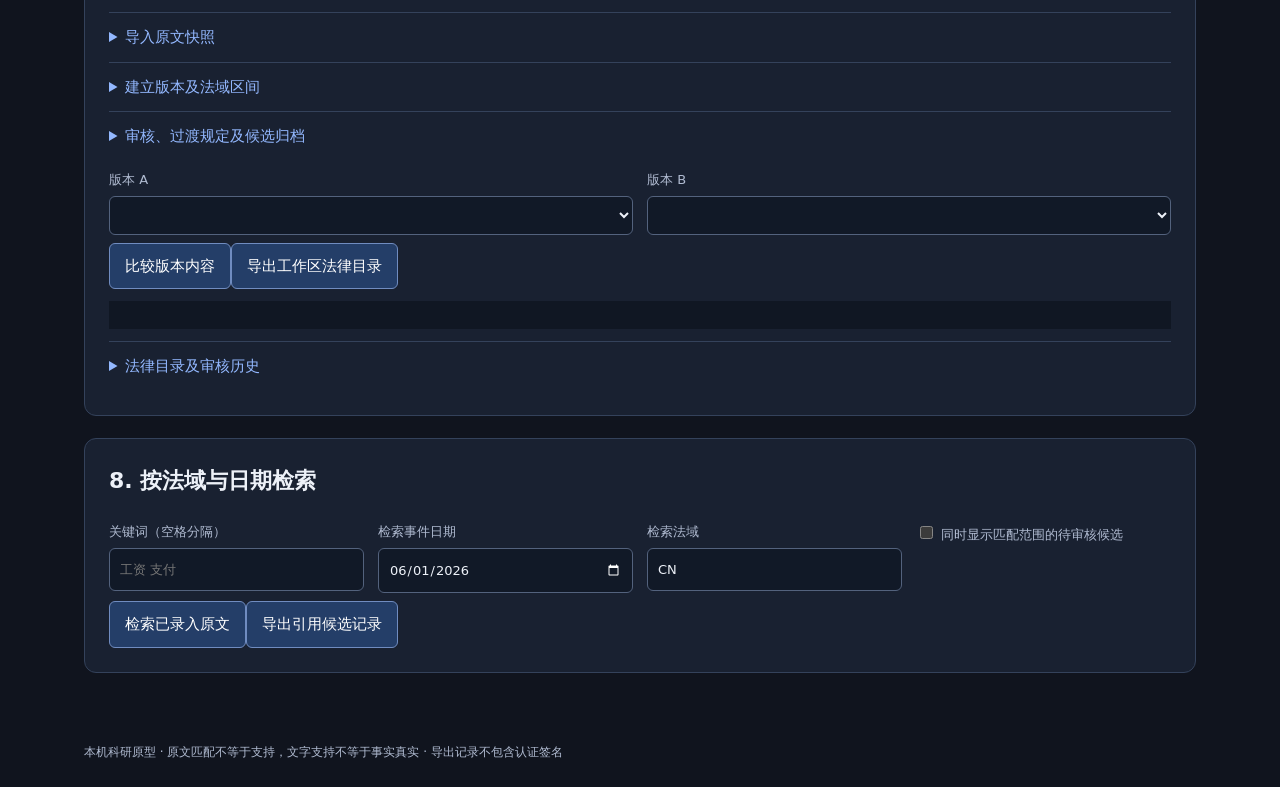
<file: workbench.html>
<!doctype html><html lang="zh-CN"><head><meta charset="utf-8"><meta name="viewport" content="width=device-width,initial-scale=1"><meta name="lexchain-mode" content="static"><title>LexChain · 联合推导与科研工作台</title><link rel="stylesheet" href="./workbench.css"></head><body><header><a href="./">← 返回案件分析</a><h1>联合推导与科研工作台</h1><p>有类型的规则链 · 显式冲突与优先依据 · 可核验、可回看、可复现实验</p><p class="boundary">研究版本。法律审核、文字支持与材料真实性分别记录；算法核验不代表法律结论正确。</p></header><main>
<section><h2>科研工作区</h2><div class="grid"><label>工作区名称<input id="wsTitle" placeholder="例如：条件义务研究第一组"></label><label>当前录入／审核者<input id="actor" placeholder="研究者代号，身份为本地声明"></label></div><div class="actions"><button id="newWorkspace">新建工作区</button><label>已保存工作区<select id="workspaceList"></select></label><button id="openWorkspace">打开工作区</button><button id="exportWorkspace">导出完整工作区</button><label class="upload">导入工作区<input id="importWorkspace" type="file" accept=".json"></label></div><p id="workspaceStatus">加载中</p><p id="notice" role="status" aria-live="polite"></p><details><summary>工作区变更记录</summary><pre id="historyView"></pre></details></section>
<nav aria-label="研究操作"><a href="#chain">联合推导</a><a href="#priority">冲突／优先序</a><a href="#compare">更新对照</a><a href="#certificate">整链证书</a><a href="#experiments">实验台</a><a href="#annotations">标注复审</a><a href="#versions">法律版本</a><a href="#retrieval">按日期检索</a></nav>
<section id="chain"><h2>1. 多规则联合推导</h2><p>选择规则会自动加入其前序依赖。结果的“全局”范围仅覆盖此次选择的规则及依赖，不覆盖目录外的规则。</p><div class="actions"><button id="loadLabor">采用34条劳动映射</button><button id="loadSynthetic">采用合成研究示例</button><label class="upload">导入规则目录<input id="importCatalog" type="file" accept=".json"></label></div><p id="catalogInfo"></p><details><summary>编辑规则目录（条件树、行为键与依赖）</summary><label>规则目录 JSON<textarea id="catalogEditor" rows="12" spellcheck="false"></textarea></label><label>目录修改理由<input id="catalogReason"></label><button id="saveCatalog">保存目录修订</button></details><div class="actions"><button id="selectAll">全选规则</button><button id="selectNone">清空选择</button></div><div id="ruleChoices" class="choices"></div><div class="actions"><label>已保存案件<select id="caseList"></select></label><button id="copyCase">复制案件当前投影</button><button id="syntheticInput">填入合成输入</button></div><p>复制仅建立本次研究输入快照，不修改原案件。已保存历史中的审核撤销会体现在当前投影中。</p><div class="grid"><label>事实主体<input id="subject"></label><label>事实期间<input id="period"></label><label>法律事件日期<input id="eventDate" type="date"></label><label>分析截至日期<input id="asOf" type="date"></label><label>法域<input id="jurisdiction" value="CN"></label><label>冲突策略<select id="policy"><option value="reviewed">使用经审核的优先依据</option><option value="none">不使用优先关系（对照）</option></select></label></div><label>案件输入 JSON（facts、sources、events、evidence；上方范围字段覆盖 context）<textarea id="inputEditor" rows="10" spellcheck="false"></textarea></label><button id="runChain">运行并归档联合分析</button><p id="chainSummary"></p><div id="graph" class="graph" aria-label="规则推导图"></div><div id="nodesTable"></div><details open><summary>选中节点的条件、依赖与输出</summary><pre id="nodeDetail">运行后点击图中节点或规则名称。</pre></details></section>
<section id="priority"><h2>2. 冲突与优先依据</h2><p>O／AUTH 与 F 在同一行为范围内可能冲突。采用有限攻击图的最小扎根标记；没有可用依据的争议保留为未解决。AUTH 仍独立于弱许可。</p><div id="conflictView">尚未运行。</div><details><summary>新增优先关系与原文依据</summary><div class="grid"><label>优先关系编号<input id="priorityId"></label><label>优先规则<select id="priorityHigher"></select></label><label>次位规则<select id="priorityLower"></select></label><label>来源编号<input id="prioritySourceId"></label><label>来源 HTTPS 地址<input id="priorityUrl" type="url"></label><label>获取日期<input id="priorityDate" type="date"></label><label>审核状态<select id="priorityReview"><option value="PENDING">待审核</option><option value="APPROVED">声明已审核</option><option value="REJECTED">驳回</option></select></label></div><label>依据原文（此处全文作为引用跨度）<textarea id="priorityText" rows="3"></textarea></label><label>优先理由<textarea id="priorityReason" rows="2"></textarea></label><button id="addPriority">保存优先关系</button></details></section>
<section id="compare"><h2>3. 结论更新与撤回对照</h2><div class="grid"><label>更新前分析<select id="beforeRun"></select></label><label>更新后分析<select id="afterRun"></select></label></div><button id="compareRuns">比较两次分析</button><button id="exportComparison">导出对照 JSON</button><div id="comparisonView">先归档至少两次分析。</div></section>
<section id="certificate"><h2>4. 整条链执行证书</h2><div class="actions"><label>选择归档分析<select id="certificateRun"></select></label><button id="showRun">查看分析与推导图</button><button id="verifyRun">独立核验归档证书</button><button id="exportCertificate">导出整链证书</button><label class="upload">核验外部证书<input id="importCertificate" type="file" accept=".json"></label></div><p>归档证书按该次归档前的可信目录复核。外部证书按当前工作区目录复核；证书自带的目录不会自动成为信任依据。</p><pre id="checkView"></pre></section>
<section id="experiments"><h2>5. 科研实验台</h2><p>三组：逐条隔离、联合推导不使用优先序、联合推导使用已审核优先序。只计算提供了标签的条目；合成标签不代表法律金标准。</p><div class="actions"><button id="datasetExample">填入合成实验数据</button><label class="upload">导入案例和标签<input id="importDataset" type="file" accept=".json"></label></div><label>实验数据 JSON<textarea id="datasetEditor" rows="10" spellcheck="false"></textarea></label><div id="experimentGroups" class="choices"><label><input type="checkbox" value="ISOLATED" checked>逐条隔离</label><label><input type="checkbox" value="CHAIN_NO_PRIORITY" checked>联合／无优先</label><label><input type="checkbox" value="CHAIN_REVIEWED_PRIORITY" checked>联合／已审核优先</label></div><div class="actions"><button id="runExperiment">运行并归档实验</button><label>已归档实验<select id="experimentList"></select></label><button id="showExperiment">查看实验</button><button id="reproduceExperiment">复现核对实验</button><button id="exportExperiment">导出结果 JSON</button><button id="exportCsv">导出逐项 CSV</button><button id="exportPlot">导出图表 SVG</button></div><pre id="experimentReproduction"></pre><div id="experimentView"></div><div id="experimentChart"></div><p>界面图为结果预览；随包 research/plot-workbench.py 可从结果 JSON 生成 Matplotlib PNG/PDF，用于论文排版。</p><details><summary>错误条目</summary><pre id="experimentErrors"></pre></details></section>
<section id="annotations"><h2>6. 证据标注与双人复审</h2><p>在下方原文中拖选句子，再点击“获取选中跨度”。标注、第二位标注者与第三位裁决者的原记录都会保留，不自动写成已证实案件事实。</p><div class="actions"><button id="refreshSources">读取当前输入的原文材料</button><label>选择原文<select id="annotationSource"></select></label><button id="showSource">显示原文</button></div><label>待标注原文<textarea id="annotationText" rows="6" readonly></textarea></label><button id="captureSpan">获取选中跨度</button><div class="grid"><label>起始 UTF-16 偏移<input id="spanStart" type="number" min="0"></label><label>结束偏移（不含）<input id="spanEnd" type="number" min="1"></label><label>事实字段<select id="annotationFact"></select></label><label>事实值 JSON<input id="annotationValue" value="false"></label><label>文字支持<select id="annotationSupport"><option value="SUPPORTS">支持</option><option value="CONTRADICTS">矛盾</option><option value="UNCLEAR">不明确</option></select></label><label>否定／语气<select id="annotationPolarity"><option value="AFFIRMATIVE">肯定</option><option value="NEGATED">否定</option><option value="UNCERTAIN">不确定</option></select></label><label><input id="annotationException" type="checkbox">涉及例外</label></div><label>标注理由<textarea id="annotationNote" rows="2"></textarea></label><button id="saveAnnotation">保存本人标注／追加修订</button><div id="annotationView"></div><div class="grid"><label>待裁决标注组<select id="adjudicationGroup"></select></label><label>选择采纳的标注或未知<select id="adjudicationChoice"></select></label></div><label>裁决理由<input id="adjudicationReason"></label><button id="adjudicate">以当前第三位审核者保存裁决</button><button id="exportAnnotations">导出标注和裁决标签</button></section>
<section id="versions"><h2>7. 法律版本管理</h2><p>工作区目录独立保存。这里的操作不自动修改主业务法律目录；“声明已审核”记录当前操作者的声明，不构成系统替代法律审核。</p><p id="registryInfo"></p><details><summary>导入原文快照</summary><div class="grid"><label>原文快照编号<input id="lawSourceId"></label><label>官方／研究来源 HTTPS 地址<input id="lawSourceUrl" type="url"></label><label>取得日期<input id="lawRetrievedAt" type="date"></label></div><label>原文全文<textarea id="lawSourceText" rows="5"></textarea></label><label>录入理由<input id="lawSourceReason"></label><button id="addLawSource">保存原文快照</button></details><details><summary>建立版本及法域区间</summary><div class="grid"><label>新版本编号<input id="lawVersionId"></label><label>对应劳动规则<select id="lawRule"></select></label><label>绑定原文快照<select id="lawSource"></select></label><label>生效日期<input id="lawFrom" type="date"></label><label>失效日期（不包含）<input id="lawTo" type="date"></label><label><input id="lawOpenEnded" type="checkbox">明确无结束日期</label><label>法域代码（逗号分隔）<input id="lawJurisdictions" value="CN"></label><label><input id="lawSubdivisions" type="checkbox">包含下级法域</label></div><label>版本新增理由<input id="lawVersionReason"></label><button id="addLawVersion">保存待审核版本</button></details><details><summary>审核、过渡规定及候选归档</summary><div class="grid"><label>目标法律版本<select id="lawReviewVersion"></select></label><label>审核决定<select id="lawReviewStatus"><option value="APPROVED">声明已审核通过</option><option value="REJECTED">驳回</option></select></label><label>审核日期<input id="lawReviewDate" type="date"></label></div><label>过渡规定依据（无过渡也需说明）<textarea id="lawTransition" rows="2"></textarea></label><label>审核／归档理由<textarea id="lawReviewReason" rows="2"></textarea></label><button id="reviewLaw">记录版本审核</button><button id="retireLaw">归档未经批准的候选</button></details><div class="grid"><label>版本 A<select id="lawDiffA"></select></label><label>版本 B<select id="lawDiffB"></select></label></div><button id="diffLaws">比较版本内容</button><button id="exportRegistry">导出工作区法律目录</button><pre id="lawDiffView"></pre><details><summary>法律目录及审核历史</summary><pre id="registryView"></pre></details></section>
<section id="retrieval"><h2>8. 按法域与日期检索</h2><div class="grid"><label>关键词（空格分隔）<input id="searchText" placeholder="工资 支付"></label><label>检索事件日期<input id="searchDate" type="date"></label><label>检索法域<input id="searchJurisdiction" value="CN"></label><label><input id="includePending" type="checkbox">同时显示匹配范围的待审核候选</label></div><button id="searchLaw">检索已录入原文</button><button id="exportRetrieval">导出引用候选记录</button><div id="searchView"></div></section>
</main><footer>本机科研原型 · 原文匹配不等于支持，文字支持不等于事实真实 · 导出记录不包含认证签名</footer>
<script src="./engine-browser.js"></script><script src="./modal-syntax.js"></script><script src="./conditional-syntax.js"></script><script src="./conditional-solver.js"></script><script src="./conditional-checker.js"></script><script src="./integration-hash.js"></script><script src="./integration-timeline.js"></script><script src="./integration-evidence.js"></script><script src="./integration-governance.js"></script><script src="./integration-history.js"></script><script src="./integration-case-engine.js"></script><script src="./integration-checker.js"></script><script src="./workbench-schema.js"></script><script src="./workbench-chain.js"></script><script src="./workbench-checker.js"></script><script src="./workbench-governance.js"></script><script src="./workbench-annotations.js"></script><script src="./workbench-experiments.js"></script><script src="./workbench-examples.js"></script><script src="./review1-assets.js"></script><script src="./workbench-workspace.js"></script><script src="./workbench-ui.js"></script></body></html>
</file>
<file: research-lab.css>
:root{font-family:-apple-system,BlinkMacSystemFont,"Segoe UI","PingFang SC",sans-serif;color:#172b35;background:#f3f5f3;line-height:1.7;font-size:15px}*{box-sizing:border-box}body{margin:0}header,main,footer{max-width:1180px;margin:auto}header{padding:36px 28px 24px}header>div{display:flex;justify-content:space-between;gap:20px}header p{max-width:880px;color:#485c64}h1{font-size:36px;letter-spacing:-1px;line-height:1.35;margin:10px 0 20px}h2{font-size:23px;margin:0}h3{font-size:17px;margin:20px 0 12px}a{color:#176c60;text-decoration:none}a:hover{text-decoration:underline}.eyebrow{font-size:13px;letter-spacing:2px;margin-top:34px}.boundary{font-size:13px}.workspace,section{background:#fff;border:1px solid #dce4e1;border-radius:10px;margin:0 20px 22px;padding:25px 28px}.workspace{background:#eaf0ed}nav{display:flex;gap:28px;flex-wrap:wrap;padding:8px 28px 25px;font-weight:600}.section-title{display:flex;align-items:center;gap:14px}.section-title span{color:#739388;font-size:14px}.grid{display:grid;grid-template-columns:repeat(3,minmax(0,1fr));gap:14px}.actions{display:flex;gap:10px;flex-wrap:wrap;margin:16px 0 6px}label{display:flex;flex-direction:column;gap:5px;font-size:13px;color:#45575e}input,select,textarea{width:100%;border:1px solid #bfcdc7;background:white;border-radius:5px;padding:9px 10px;color:#172b35;font:inherit;min-height:40px}textarea{font-family:ui-monospace,Menlo,monospace;line-height:1.6;resize:vertical;margin-bottom:12px}input:focus,select:focus,textarea:focus{outline:2px solid #82b6a6;outline-offset:1px}button,.upload{border:1px solid #176c60;background:#176c60;color:white;font:inherit;padding:9px 14px;border-radius:5px;cursor:pointer;align-self:flex-start}.secondary,.upload{color:#245b50;background:white;border-color:#b6c9c1}button:hover{filter:brightness(.96)}button:disabled{opacity:.45;cursor:wait}.upload input{display:none}details{margin:16px 0}summary{cursor:pointer;color:#285e53;font-weight:600}pre{background:#f4f6f5;padding:16px;overflow:auto;white-space:pre-wrap;word-break:break-word;border-radius:5px;font-size:12px;max-height:600px}.form-panel{border-top:1px solid #dce4e1;margin-top:24px;padding-top:6px}.form-panel p,footer{font-size:13px;color:#586a70}.scroll{overflow-x:auto;margin-top:12px}table{border-collapse:collapse;width:100%;font-size:13px}td,th{border:1px solid #dbe3df;padding:10px 12px;text-align:left;vertical-align:top}th{background:#edf3f0;font-weight:600}td{word-break:break-word}.pill{display:inline-block;background:#edf3f0;padding:2px 7px;border-radius:4px;margin:3px;color:#265749}.warning{color:#965222}.error{color:#a42a2a}.ok{color:#176c60}#notice{min-height:24px;font-weight:600}#pilotNotes{font-size:13px}footer{padding:15px 40px 36px}@media(max-width:760px){.grid{grid-template-columns:1fr}header{padding:22px}h1{font-size:27px}section,.workspace{margin:0 10px 16px;padding:20px}nav{gap:15px;padding:10px 20px}header>div{flex-direction:column;gap:5px}td,th{padding:8px}}
</file>
<file: workbench.css>
:root{color-scheme:dark;--bg:#10141e;--panel:#192131;--line:#34425b;--text:#edf1f8;--muted:#b0bbd1;--accent:#93b8ff}*{box-sizing:border-box}body{margin:0;background:var(--bg);color:var(--text);font:15px/1.65 system-ui,-apple-system,"PingFang SC",sans-serif}header,main,footer{max-width:1160px;margin:auto;padding:24px}h1{font-size:30px;margin:14px 0}h2{font-size:22px;margin:0 0 14px}h3{font-size:17px}p{color:var(--muted)}a{color:var(--accent)}section{background:var(--panel);border:1px solid var(--line);border-radius:12px;padding:24px;margin-bottom:22px;scroll-margin-top:20px}.grid{display:grid;grid-template-columns:repeat(auto-fit,minmax(220px,1fr));gap:14px}.actions{display:flex;gap:10px;flex-wrap:wrap;align-items:end;margin:14px 0}label{display:block;font-size:13px;color:var(--muted);margin:8px 0}input,select,textarea{display:block;width:100%;padding:10px;background:#111927;color:var(--text);border:1px solid #53627d;border-radius:6px;font:inherit;margin-top:5px}textarea{resize:vertical;line-height:1.5;font-family:ui-monospace,monospace}input[type=checkbox]{display:inline;width:auto;margin-right:8px}button{border:1px solid #708cc0;border-radius:6px;padding:10px 15px;background:#243e68;color:white;font:inherit;cursor:pointer}button:hover{background:#34598f}button:disabled{opacity:.5;cursor:wait}.choices{display:flex;flex-wrap:wrap;gap:4px 16px;max-height:260px;overflow:auto;padding:8px;background:#111927;border-radius:6px}.choices label{flex:1 1 220px}.upload{max-width:220px}nav{display:flex;flex-wrap:wrap;gap:12px;margin:20px 0}nav a{padding:6px 10px;background:#253148;border-radius:5px}details{border-top:1px solid var(--line);padding:12px 0}summary{cursor:pointer;color:var(--accent)}pre{white-space:pre-wrap;overflow-wrap:anywhere;background:#101723;padding:14px;font:12px/1.6 ui-monospace,monospace;max-height:500px;overflow:auto}table{width:100%;border-collapse:collapse;font-size:13px}td,th{text-align:left;border-bottom:1px solid var(--line);padding:10px;vertical-align:top}th{color:var(--accent)}.tablewrap{overflow:auto}.boundary{border-left:3px solid #c8a56a;padding-left:12px}#notice{min-height:28px;font-weight:600;color:#9edbb4}.error{color:#ffaba9!important}.graph{overflow:auto;margin:20px 0;background:#101723;border-radius:8px}.graph svg{min-width:700px;max-width:none;display:block}.graph [data-node]{cursor:pointer}.graph [data-node]:focus rect{stroke:white;stroke-width:3}.pill{padding:2px 6px;border-radius:4px;background:#30445f}.result{border-left:3px solid var(--accent);padding:12px;margin:12px 0;background:#111927}.result blockquote{margin:8px 0;padding-left:12px;border-left:2px solid #53627d;white-space:pre-wrap}#annotationText{font:17px/1.8 system-ui;min-height:160px}#experimentChart svg{max-width:100%;height:auto}footer{font-size:12px;color:var(--muted)}@media(max-width:640px){header,main,footer{padding:14px}section{padding:16px}h1{font-size:25px}.actions>*{max-width:100%}.grid{grid-template-columns:1fr}}
</file>
